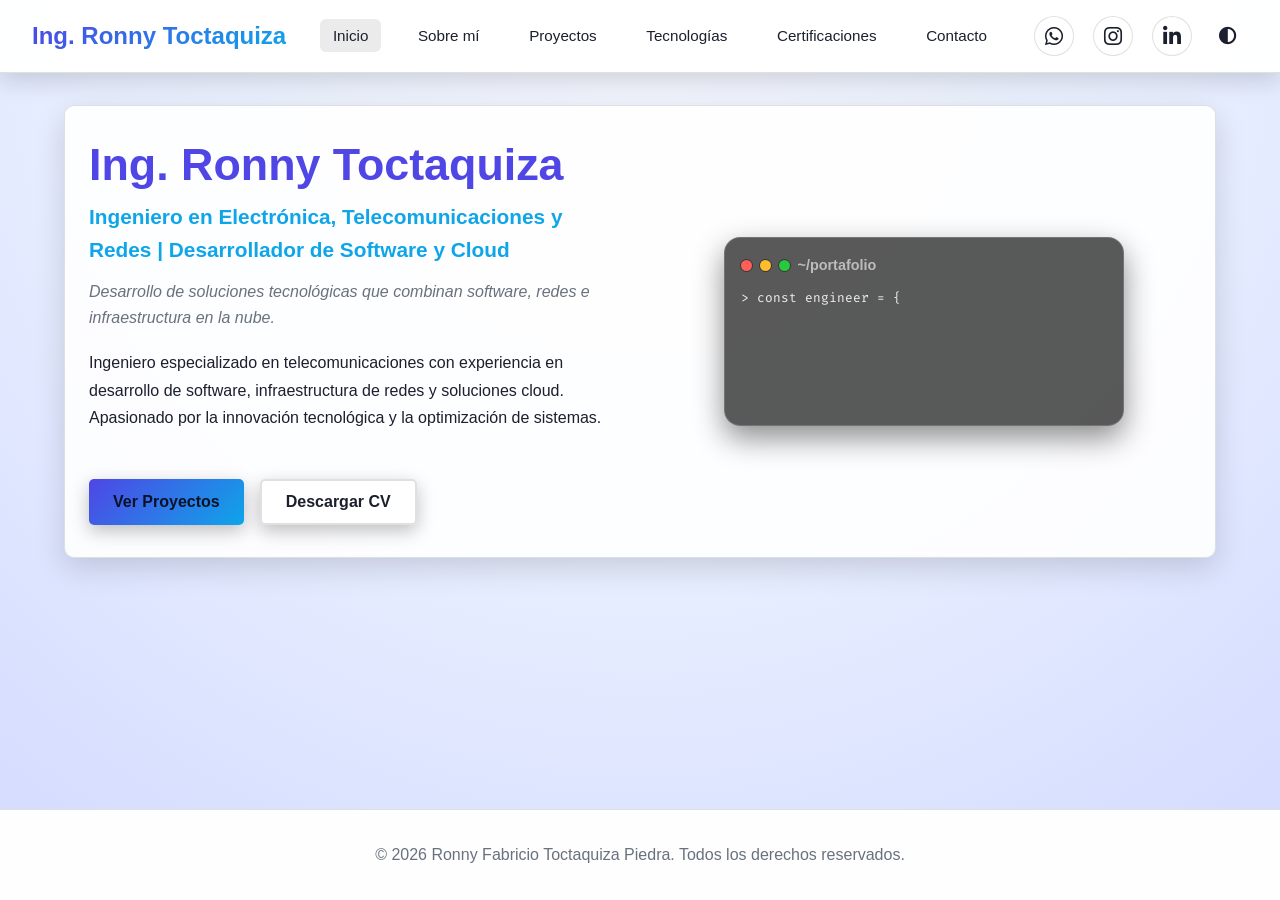
<file: index.html>
<!DOCTYPE html>
<html lang="es">
<head>
    <meta charset="UTF-8">
    <meta name="viewport" content="width=device-width, initial-scale=1.0">
    <title>Mi Portafolio</title>
    <link rel="stylesheet" href="style.css">
    <link rel="preconnect" href="https://fonts.googleapis.com">
    <link rel="preconnect" href="https://fonts.gstatic.com" crossorigin>
    <link href="https://fonts.googleapis.com/css2?family=Fira+Code:wght@400;600&display=swap" rel="stylesheet">
    <link rel="stylesheet" href="https://cdnjs.cloudflare.com/ajax/libs/font-awesome/6.4.0/css/all.min.css">
</head>
<body>
    <div class="container">
        <!-- Header/Navbar -->
        <header class="header">
            <nav class="navbar">
                <div class="nav-brand">
                    <h1 class="brand-name" id="nombreHeader"></h1>
                </div>
                <ul class="nav-menu">
                    <li><a href="#" class="nav-link active" data-seccion="inicio">Inicio</a></li>
                    <li><a href="#" class="nav-link" data-seccion="historia">Sobre mí</a></li>
                    <li><a href="#" class="nav-link" data-seccion="proyectos">Proyectos</a></li>
                    <li><a href="#" class="nav-link" data-seccion="tecnologias">Tecnologías</a></li>
                    <li><a href="#" class="nav-link" data-seccion="certificados">Certificaciones</a></li>
                    <li><a href="#" class="nav-link" data-seccion="contacto">Contacto</a></li>
                </ul>
                <div class="social-links">
                    <a href="#" id="whatsappLink" target="_blank" title="WhatsApp" class="social-link">
                        <i class="fab fa-whatsapp"></i>
                    </a>
                    <a href="#" id="instagramLink" target="_blank" title="Instagram" class="social-link">
                        <i class="fab fa-instagram"></i>
                    </a>
                    <a href="#" id="linkedinLink" target="_blank" title="LinkedIn" class="social-link">
                        <i class="fab fa-linkedin-in"></i>
                    </a>
                </div>
                <button id="themeToggle" class="theme-toggle" aria-label="Cambiar modo de tema: claro, oscuro o automático">
                    <i class="fas fa-moon"></i>
                </button>
                <div class="hamburger" aria-label="Abrir menú de navegación" role="button" tabindex="0">
                    <span></span>
                    <span></span>
                    <span></span>
                </div>
            </nav>
        </header>

        <!-- Main Content -->
        <main class="main-content">
            
            <!-- Sección Inicio -->
            <section id="inicio" class="seccion active">
                <div class="hero">
                    <div class="hero-content">
                        <div class="hero-text">
                            <h1 id="nombreCompleto" class="hero-nombre"></h1>
                            <p id="subtituloProf" class="hero-subtitulo"></p>
                            <p id="fraseBranding" class="hero-branding"></p>
                            <p id="resumenTexto" class="hero-descripcion"></p>
                            <div class="botones-inicio">
                                <button class="btn btn-primary" onclick="irSeccion('proyectos')">Ver Proyectos</button>
                                <button class="btn btn-secondary" onclick="descargarCV()">Descargar CV</button>
                            </div>
                        </div>
                        <div class="hero-code">
                            <div class="hero-terminal" aria-label="Terminal interactiva">
                                <div class="terminal-header">
                                    <span class="term-dot red"></span>
                                    <span class="term-dot yellow"></span>
                                    <span class="term-dot green"></span>
                                    <span class="term-title">~/portafolio</span>
                                </div>
                                <pre class="terminal-body" id="terminalBody" aria-live="polite">Cargando terminal...</pre>
                            </div>
                        </div>
                    </div>
                </div>
            </section>

            <!-- Sección Historia - Sobre Mí -->
            <section id="historia" class="seccion">
                <div class="seccion-content">
                    <h2 id="historiaTitle"></h2>
                    <p id="historiaTexto" class="descripcion-general"></p>
                    <div class="timeline">
                        <div id="timelineContainer"></div>
                    </div>
                </div>
            </section>

            <!-- Sección Proyectos -->
            <section id="proyectos" class="seccion">
                <div class="seccion-content">
                    <h2>Proyectos Destacados</h2>
                    <div class="proyectos-grid" id="proyectosContainer"></div>
                </div>
            </section>

            <!-- Sección Logros (antes de certificados) -->
            <section id="logros" class="seccion" style="display: none;">
                <div class="seccion-content">
                    <h2 id="logrosTitle"></h2>
                    <div class="logros-grid" id="logrosContainer"></div>
                </div>
            </section>

            <!-- Sección Certificados -->
            <section id="certificados" class="seccion">
                <div class="seccion-content">
                    <h2 id="certificadosTitle"></h2>
                    <div class="certificados-grid" id="certificadosContainer"></div>
                </div>
            </section>

            <!-- Sección Contacto -->
            <section id="contacto" class="seccion">
                <div class="seccion-content">
                    <h2 id="contactoTitle"></h2>
                    <p id="contactoDesc" class="descripcion-general"></p>
                    <div class="contacto-section">
                        <div class="contacto-box">
                            <div class="contacto-item">
                                <i class="fas fa-envelope contacto-icon"></i>
                                <div>
                                    <h3>Email</h3>
                                    <a href="mailto:master.chief.roy@gmail.com" id="contactoEmail"></a>
                                </div>
                            </div>
                            <div class="contacto-item">
                                <i class="fas fa-phone contacto-icon"></i>
                                <div>
                                    <h3>Teléfono</h3>
                                    <a href="tel:+593994498363" id="contactoTel"></a>
                                </div>
                            </div>
                        </div>
                        <div class="contacto-redes">
                            <h3>Conecta Conmigo</h3>
                            <div class="social-grid">
                                <a href="#" id="contactoWhatsapp" target="_blank" class="social-contacto">
                                    <i class="fab fa-whatsapp"></i>
                                    <span>WhatsApp</span>
                                </a>
                                <a href="#" id="contactoInstagram" target="_blank" class="social-contacto">
                                    <i class="fab fa-instagram"></i>
                                    <span>Instagram</span>
                                </a>
                                <a href="#" id="contactoLinkedin" target="_blank" class="social-contacto">
                                    <i class="fab fa-linkedin-in"></i>
                                    <span>LinkedIn</span>
                                </a>
                            </div>
                        </div>
                    </div>
                </div>
            </section>

            <!-- Sección Herramientas -->
            <section id="tecnologias" class="seccion">
                <div class="seccion-content">
                    <h2>Tecnologías</h2>
                    <div class="herramientas-grid" id="herramientasContainer"></div>
                </div>
            </section>

        </main>

        <!-- Footer -->
        <footer class="footer">
            <p>&copy; 2026 Ronny Fabricio Toctaquiza Piedra. Todos los derechos reservados.</p>
        </footer>
    </div>

    <!-- Botón Back to Top -->
    <button id="backToTop" class="back-to-top" aria-label="Volver arriba" title="Volver arriba">
        <i class="fas fa-arrow-up"></i>
    </button>

    <!-- Modal para certificados -->
    <div id="certificadoModal" class="modal-overlay">
        <div class="modal-content certificado-modal">
            <button class="modal-close" id="modalClose" aria-label="Cerrar modal de certificado">&times;</button>
            <div class="certificado-modal-header">
                <div class="certificado-seal">
                    <i class="fas fa-award certificado-seal-icon"></i>
                </div>
                <h2 class="certificado-modal-title" id="modalTitle"></h2>
                <div class="certificado-ribbon">
                    <span>Certificado</span>
                </div>
            </div>
            <div class="certificado-modal-body">
                <div class="certificado-modal-icon" id="modalIcon"></div>
                <div class="certificado-modal-details">
                    <div class="certificado-modal-meta">
                        <div class="meta-item">
                            <strong>Plataforma:</strong> <span id="modalPlataforma"></span>
                        </div>
                        <div class="meta-item">
                            <strong>Año:</strong> <span id="modalFecha"></span>
                        </div>
                    </div>
                    <div class="certificado-modal-description">
                        <p id="modalDescription"></p>
                    </div>
                </div>
            </div>
            <div class="certificado-modal-footer">
                <div class="certificado-signature">
                    <div class="signature-line"></div>
                    <span class="signature-text">Certificado Oficial</span>
                </div>
            </div>
        </div>
    </div>

    <script src="script.js"></script>
</body>
</html>
</file>
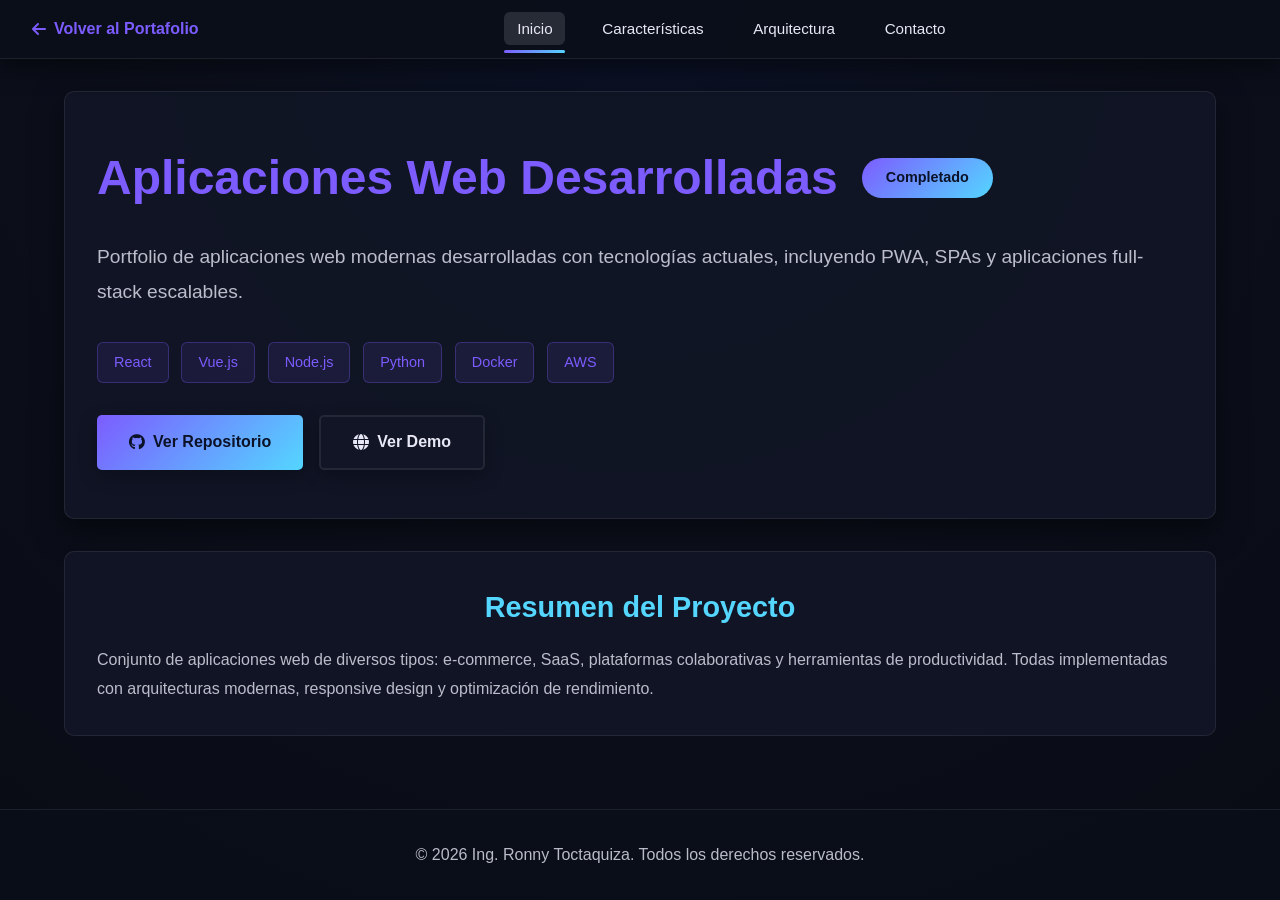
<file: proyectos/aplicaciones-web/index.html>
<!DOCTYPE html>
<html lang="es">
<head>
    <meta charset="UTF-8">
    <meta name="viewport" content="width=device-width, initial-scale=1.0">
    <title>Aplicaciones Web Desarrolladas</title>
    <link rel="stylesheet" href="style.css">
    <link rel="preconnect" href="https://fonts.googleapis.com">
    <link rel="preconnect" href="https://fonts.gstatic.com" crossorigin>
    <link href="https://fonts.googleapis.com/css2?family=Fira+Code:wght@400;600&display=swap" rel="stylesheet">
    <link rel="stylesheet" href="https://cdnjs.cloudflare.com/ajax/libs/font-awesome/6.4.0/css/all.min.css">
</head>
<body>
    <div class="container">
        <header class="header">
            <nav class="navbar">
                <div class="nav-brand">
                    <a href="../../index.html" class="brand-link">
                        <i class="fas fa-arrow-left"></i>
                        <span>Volver al Portafolio</span>
                    </a>
                </div>
                <ul class="nav-menu">
                    <li><a href="#" class="nav-link active" data-seccion="inicio">Inicio</a></li>
                    <li><a href="#" class="nav-link" data-seccion="caracteristicas">Características</a></li>
                    <li><a href="#" class="nav-link" data-seccion="arquitectura">Arquitectura</a></li>
                    <li><a href="#" class="nav-link" data-seccion="contacto">Contacto</a></li>
                </ul>
                <div class="hamburger">
                    <span></span>
                    <span></span>
                    <span></span>
                </div>
            </nav>
        </header>
        <main class="main-content">
            <section id="inicio" class="seccion active">
                <div class="hero-proyecto">
                    <div class="hero-header">
                        <h1 id="proyectoTitulo"></h1>
                        <p id="proyectoEstado" class="estado-badge"></p>
                    </div>
                    <p id="proyectoDescripcion" class="hero-descripcion"></p>
                    <div class="tecnologias-principales" id="tecnosContainer"></div>
                    <div class="botones-proyecto">
                        <a href="#" id="verRepositorio" class="btn btn-primary" target="_blank">
                            <i class="fab fa-github"></i> Ver Repositorio
                        </a>
                        <a href="#" id="verDemo" class="btn btn-secondary" target="_blank">
                            <i class="fas fa-globe"></i> Ver Demo
                        </a>
                    </div>
                </div>
                <div class="resumen-proyecto">
                    <h2>Resumen del Proyecto</h2>
                    <p id="resumenTexto"></p>
                </div>
            </section>
            <section id="caracteristicas" class="seccion">
                <div class="seccion-content">
                    <h2>Características Principales</h2>
                    <div class="caracteristicas-grid" id="caracteristicasContainer"></div>
                </div>
            </section>
            <section id="arquitectura" class="seccion">
                <div class="seccion-content">
                    <h2>Arquitectura Técnica</h2>
                    <div class="arquitectura-grid" id="arquitecturaContainer"></div>
                </div>
            </section>
            <section id="contacto" class="seccion">
                <div class="seccion-content">
                    <h2>Contacto</h2>
                    <div class="contacto-proyecto">
                        <p>¿Tienes preguntas sobre este proyecto? No dudes en contactarme:</p>
                        <div class="contacto-detalles">
                            <div class="detalle-item">
                                <i class="fas fa-envelope"></i>
                                <a href="mailto:master.chief.roy@gmail.com">master.chief.roy@gmail.com</a>
                            </div>
                            <div class="detalle-item">
                                <i class="fab fa-linkedin"></i>
                                <a href="https://linkedin.com/in/tu_usuario" target="_blank">LinkedIn</a>
                            </div>
                            <div class="detalle-item">
                                <i class="fab fa-github"></i>
                                <a href="https://github.com/tutusuario" target="_blank">GitHub</a>
                            </div>
                        </div>
                    </div>
                </div>
            </section>
        </main>
        <footer class="footer">
            <p>&copy; 2026 Ing. Ronny Toctaquiza. Todos los derechos reservados.</p>
        </footer>
    </div>
    <button id="backToTop" class="back-to-top" aria-label="Volver arriba" title="Volver arriba">
        <i class="fas fa-arrow-up"></i>
    </button>
    <script src="script.js"></script>
</body>
</html>
</file>
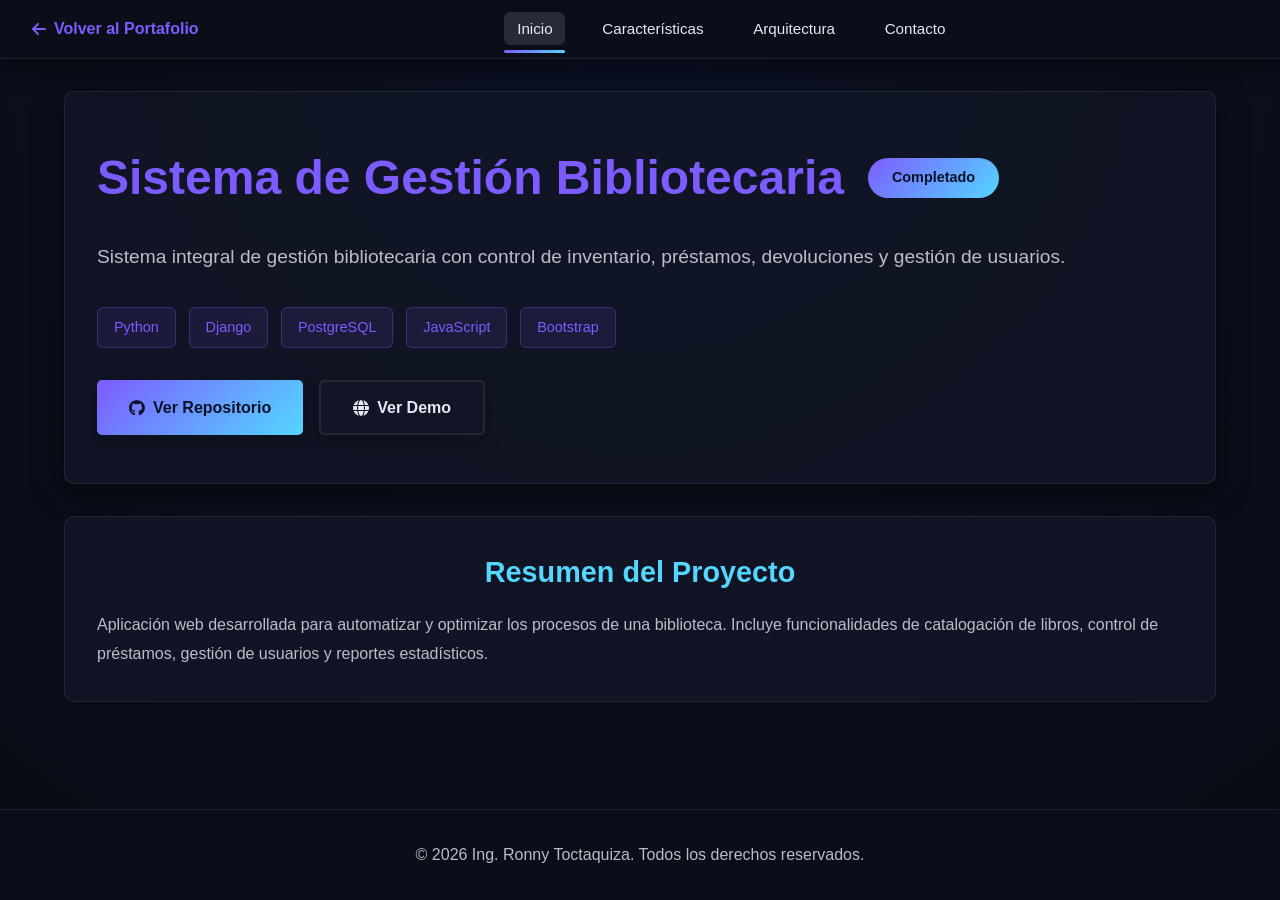
<file: proyectos/biblioteca/index.html>
<!DOCTYPE html>
<html lang="es">
<head>
    <meta charset="UTF-8">
    <meta name="viewport" content="width=device-width, initial-scale=1.0">
    <title>Sistema de Gestión Bibliotecaria</title>
    <link rel="stylesheet" href="style.css">
    <link rel="preconnect" href="https://fonts.googleapis.com">
    <link rel="preconnect" href="https://fonts.gstatic.com" crossorigin>
    <link href="https://fonts.googleapis.com/css2?family=Fira+Code:wght@400;600&display=swap" rel="stylesheet">
    <link rel="stylesheet" href="https://cdnjs.cloudflare.com/ajax/libs/font-awesome/6.4.0/css/all.min.css">
</head>
<body>
    <div class="container">
        <header class="header">
            <nav class="navbar">
                <div class="nav-brand">
                    <a href="../../index.html" class="brand-link">
                        <i class="fas fa-arrow-left"></i>
                        <span>Volver al Portafolio</span>
                    </a>
                </div>
                <ul class="nav-menu">
                    <li><a href="#" class="nav-link active" data-seccion="inicio">Inicio</a></li>
                    <li><a href="#" class="nav-link" data-seccion="caracteristicas">Características</a></li>
                    <li><a href="#" class="nav-link" data-seccion="arquitectura">Arquitectura</a></li>
                    <li><a href="#" class="nav-link" data-seccion="contacto">Contacto</a></li>
                </ul>
                <div class="hamburger">
                    <span></span>
                    <span></span>
                    <span></span>
                </div>
            </nav>
        </header>
        <main class="main-content">
            <section id="inicio" class="seccion active">
                <div class="hero-proyecto">
                    <div class="hero-header">
                        <h1 id="proyectoTitulo"></h1>
                        <p id="proyectoEstado" class="estado-badge"></p>
                    </div>
                    <p id="proyectoDescripcion" class="hero-descripcion"></p>
                    <div class="tecnologias-principales" id="tecnosContainer"></div>
                    <div class="botones-proyecto">
                        <a href="#" id="verRepositorio" class="btn btn-primary" target="_blank">
                            <i class="fab fa-github"></i> Ver Repositorio
                        </a>
                        <a href="#" id="verDemo" class="btn btn-secondary" target="_blank">
                            <i class="fas fa-globe"></i> Ver Demo
                        </a>
                    </div>
                </div>
                <div class="resumen-proyecto">
                    <h2>Resumen del Proyecto</h2>
                    <p id="resumenTexto"></p>
                </div>
            </section>
            <section id="caracteristicas" class="seccion">
                <div class="seccion-content">
                    <h2>Características Principales</h2>
                    <div class="caracteristicas-grid" id="caracteristicasContainer"></div>
                </div>
            </section>
            <section id="arquitectura" class="seccion">
                <div class="seccion-content">
                    <h2>Arquitectura Técnica</h2>
                    <div class="arquitectura-grid" id="arquitecturaContainer"></div>
                </div>
            </section>
            <section id="contacto" class="seccion">
                <div class="seccion-content">
                    <h2>Contacto</h2>
                    <div class="contacto-proyecto">
                        <p>¿Tienes preguntas sobre este proyecto? No dudes en contactarme:</p>
                        <div class="contacto-detalles">
                            <div class="detalle-item">
                                <i class="fas fa-envelope"></i>
                                <a href="mailto:master.chief.roy@gmail.com">master.chief.roy@gmail.com</a>
                            </div>
                            <div class="detalle-item">
                                <i class="fab fa-linkedin"></i>
                                <a href="https://linkedin.com/in/tu_usuario" target="_blank">LinkedIn</a>
                            </div>
                            <div class="detalle-item">
                                <i class="fab fa-github"></i>
                                <a href="https://github.com/tutusuario" target="_blank">GitHub</a>
                            </div>
                        </div>
                    </div>
                </div>
            </section>
        </main>
        <footer class="footer">
            <p>&copy; 2026 Ing. Ronny Toctaquiza. Todos los derechos reservados.</p>
        </footer>
    </div>
    <button id="backToTop" class="back-to-top" aria-label="Volver arriba" title="Volver arriba">
        <i class="fas fa-arrow-up"></i>
    </button>
    <script src="script.js"></script>
</body>
</html>
</file>
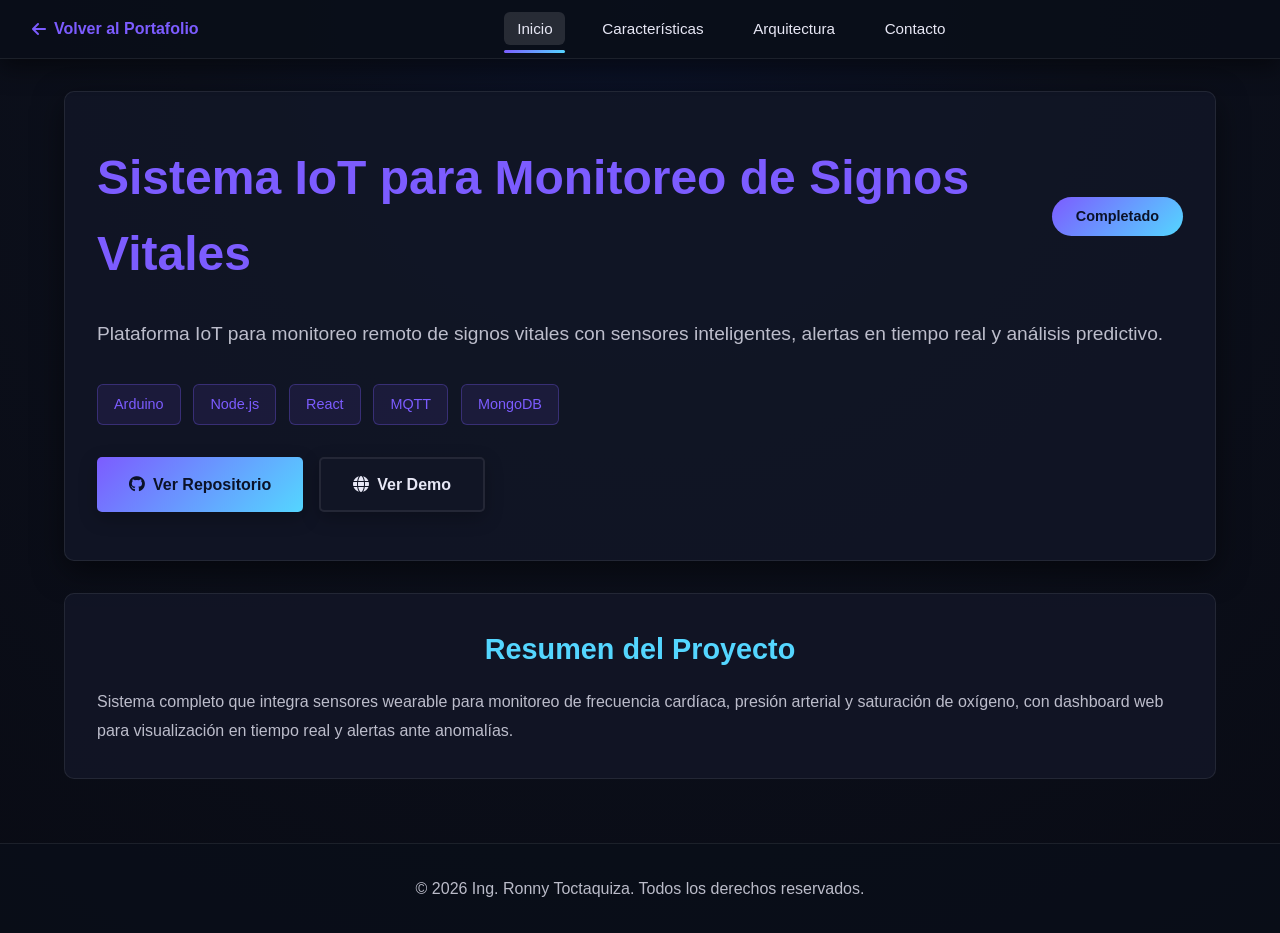
<file: proyectos/iot-vitales/index.html>
<!DOCTYPE html>
<html lang="es">
<head>
    <meta charset="UTF-8">
    <meta name="viewport" content="width=device-width, initial-scale=1.0">
    <title>Sistema IoT - Monitoreo de Signos Vitales</title>
    <link rel="stylesheet" href="style.css">
    <link rel="preconnect" href="https://fonts.googleapis.com">
    <link rel="preconnect" href="https://fonts.gstatic.com" crossorigin>
    <link href="https://fonts.googleapis.com/css2?family=Fira+Code:wght@400;600&display=swap" rel="stylesheet">
    <link rel="stylesheet" href="https://cdnjs.cloudflare.com/ajax/libs/font-awesome/6.4.0/css/all.min.css">
</head>
<body>
    <div class="container">
        <header class="header">
            <nav class="navbar">
                <div class="nav-brand">
                    <a href="../../index.html" class="brand-link">
                        <i class="fas fa-arrow-left"></i>
                        <span>Volver al Portafolio</span>
                    </a>
                </div>
                <ul class="nav-menu">
                    <li><a href="#" class="nav-link active" data-seccion="inicio">Inicio</a></li>
                    <li><a href="#" class="nav-link" data-seccion="caracteristicas">Características</a></li>
                    <li><a href="#" class="nav-link" data-seccion="arquitectura">Arquitectura</a></li>
                    <li><a href="#" class="nav-link" data-seccion="contacto">Contacto</a></li>
                </ul>
                <div class="hamburger">
                    <span></span>
                    <span></span>
                    <span></span>
                </div>
            </nav>
        </header>
        <main class="main-content">
            <section id="inicio" class="seccion active">
                <div class="hero-proyecto">
                    <div class="hero-header">
                        <h1 id="proyectoTitulo"></h1>
                        <p id="proyectoEstado" class="estado-badge"></p>
                    </div>
                    <p id="proyectoDescripcion" class="hero-descripcion"></p>
                    <div class="tecnologias-principales" id="tecnosContainer"></div>
                    <div class="botones-proyecto">
                        <a href="#" id="verRepositorio" class="btn btn-primary" target="_blank">
                            <i class="fab fa-github"></i> Ver Repositorio
                        </a>
                        <a href="#" id="verDemo" class="btn btn-secondary" target="_blank">
                            <i class="fas fa-globe"></i> Ver Demo
                        </a>
                    </div>
                </div>
                <div class="resumen-proyecto">
                    <h2>Resumen del Proyecto</h2>
                    <p id="resumenTexto"></p>
                </div>
            </section>
            <section id="caracteristicas" class="seccion">
                <div class="seccion-content">
                    <h2>Características Principales</h2>
                    <div class="caracteristicas-grid" id="caracteristicasContainer"></div>
                </div>
            </section>
            <section id="arquitectura" class="seccion">
                <div class="seccion-content">
                    <h2>Arquitectura Técnica</h2>
                    <div class="arquitectura-grid" id="arquitecturaContainer"></div>
                </div>
            </section>
            <section id="contacto" class="seccion">
                <div class="seccion-content">
                    <h2>Contacto</h2>
                    <div class="contacto-proyecto">
                        <p>¿Tienes preguntas sobre este proyecto? No dudes en contactarme:</p>
                        <div class="contacto-detalles">
                            <div class="detalle-item">
                                <i class="fas fa-envelope"></i>
                                <a href="mailto:master.chief.roy@gmail.com">master.chief.roy@gmail.com</a>
                            </div>
                            <div class="detalle-item">
                                <i class="fab fa-linkedin"></i>
                                <a href="https://linkedin.com/in/tu_usuario" target="_blank">LinkedIn</a>
                            </div>
                            <div class="detalle-item">
                                <i class="fab fa-github"></i>
                                <a href="https://github.com/tutusuario" target="_blank">GitHub</a>
                            </div>
                        </div>
                    </div>
                </div>
            </section>
        </main>
        <footer class="footer">
            <p>&copy; 2026 Ing. Ronny Toctaquiza. Todos los derechos reservados.</p>
        </footer>
    </div>
    <button id="backToTop" class="back-to-top" aria-label="Volver arriba" title="Volver arriba">
        <i class="fas fa-arrow-up"></i>
    </button>
    <script src="script.js"></script>
</body>
</html>
</file>
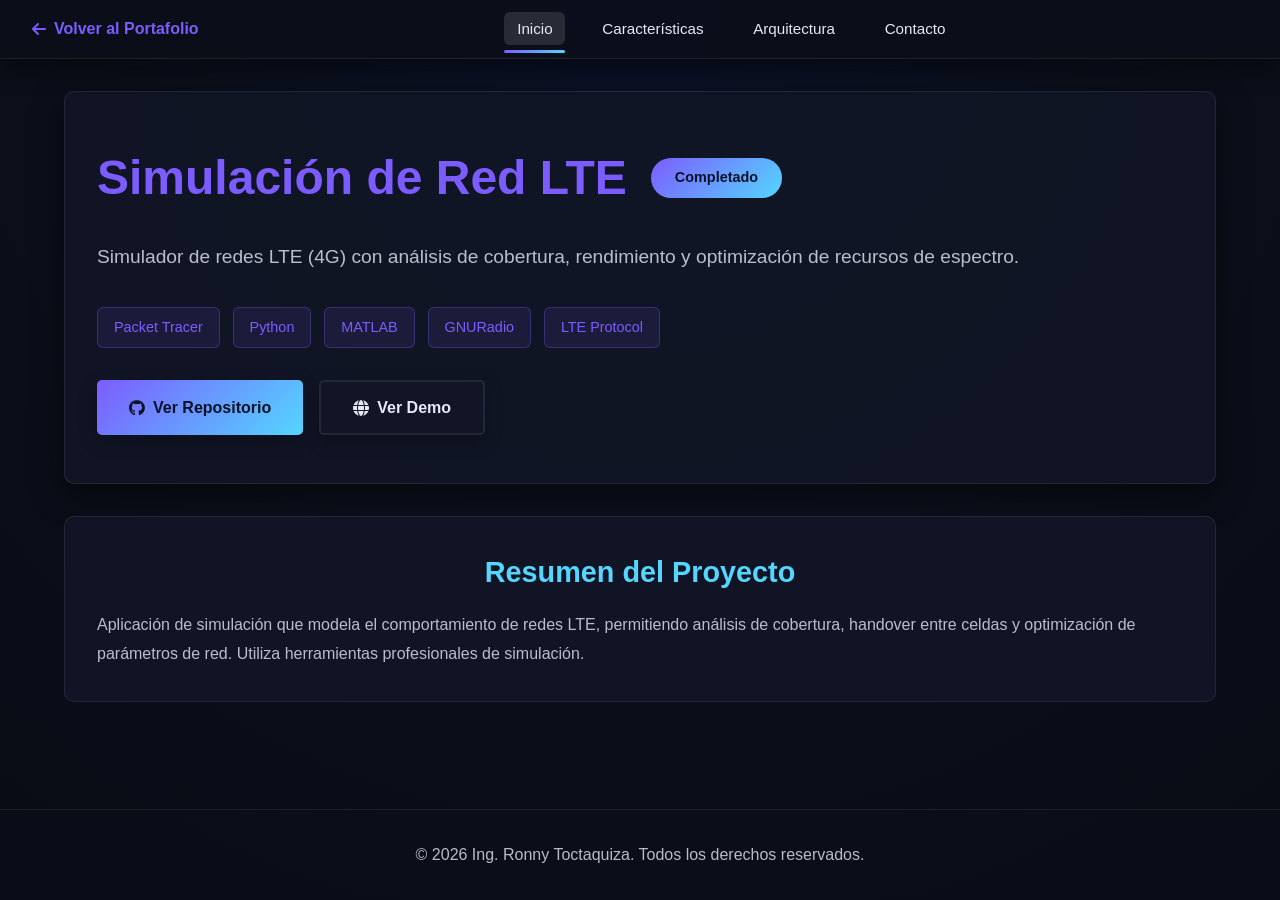
<file: proyectos/lte-simulation/index.html>
<!DOCTYPE html>
<html lang="es">
<head>
    <meta charset="UTF-8">
    <meta name="viewport" content="width=device-width, initial-scale=1.0">
    <title>Simulación de Red LTE</title>
    <link rel="stylesheet" href="style.css">
    <link rel="preconnect" href="https://fonts.googleapis.com">
    <link rel="preconnect" href="https://fonts.gstatic.com" crossorigin>
    <link href="https://fonts.googleapis.com/css2?family=Fira+Code:wght@400;600&display=swap" rel="stylesheet">
    <link rel="stylesheet" href="https://cdnjs.cloudflare.com/ajax/libs/font-awesome/6.4.0/css/all.min.css">
</head>
<body>
    <div class="container">
        <header class="header">
            <nav class="navbar">
                <div class="nav-brand">
                    <a href="../../index.html" class="brand-link">
                        <i class="fas fa-arrow-left"></i>
                        <span>Volver al Portafolio</span>
                    </a>
                </div>
                <ul class="nav-menu">
                    <li><a href="#" class="nav-link active" data-seccion="inicio">Inicio</a></li>
                    <li><a href="#" class="nav-link" data-seccion="caracteristicas">Características</a></li>
                    <li><a href="#" class="nav-link" data-seccion="arquitectura">Arquitectura</a></li>
                    <li><a href="#" class="nav-link" data-seccion="contacto">Contacto</a></li>
                </ul>
                <div class="hamburger">
                    <span></span>
                    <span></span>
                    <span></span>
                </div>
            </nav>
        </header>
        <main class="main-content">
            <section id="inicio" class="seccion active">
                <div class="hero-proyecto">
                    <div class="hero-header">
                        <h1 id="proyectoTitulo"></h1>
                        <p id="proyectoEstado" class="estado-badge"></p>
                    </div>
                    <p id="proyectoDescripcion" class="hero-descripcion"></p>
                    <div class="tecnologias-principales" id="tecnosContainer"></div>
                    <div class="botones-proyecto">
                        <a href="#" id="verRepositorio" class="btn btn-primary" target="_blank">
                            <i class="fab fa-github"></i> Ver Repositorio
                        </a>
                        <a href="#" id="verDemo" class="btn btn-secondary" target="_blank">
                            <i class="fas fa-globe"></i> Ver Demo
                        </a>
                    </div>
                </div>
                <div class="resumen-proyecto">
                    <h2>Resumen del Proyecto</h2>
                    <p id="resumenTexto"></p>
                </div>
            </section>
            <section id="caracteristicas" class="seccion">
                <div class="seccion-content">
                    <h2>Características Principales</h2>
                    <div class="caracteristicas-grid" id="caracteristicasContainer"></div>
                </div>
            </section>
            <section id="arquitectura" class="seccion">
                <div class="seccion-content">
                    <h2>Arquitectura Técnica</h2>
                    <div class="arquitectura-grid" id="arquitecturaContainer"></div>
                </div>
            </section>
            <section id="contacto" class="seccion">
                <div class="seccion-content">
                    <h2>Contacto</h2>
                    <div class="contacto-proyecto">
                        <p>¿Tienes preguntas sobre este proyecto? No dudes en contactarme:</p>
                        <div class="contacto-detalles">
                            <div class="detalle-item">
                                <i class="fas fa-envelope"></i>
                                <a href="mailto:master.chief.roy@gmail.com">master.chief.roy@gmail.com</a>
                            </div>
                            <div class="detalle-item">
                                <i class="fab fa-linkedin"></i>
                                <a href="https://linkedin.com/in/tu_usuario" target="_blank">LinkedIn</a>
                            </div>
                            <div class="detalle-item">
                                <i class="fab fa-github"></i>
                                <a href="https://github.com/tutusuario" target="_blank">GitHub</a>
                            </div>
                        </div>
                    </div>
                </div>
            </section>
        </main>
        <footer class="footer">
            <p>&copy; 2026 Ing. Ronny Toctaquiza. Todos los derechos reservados.</p>
        </footer>
    </div>
    <button id="backToTop" class="back-to-top" aria-label="Volver arriba" title="Volver arriba">
        <i class="fas fa-arrow-up"></i>
    </button>
    <script src="script.js"></script>
</body>
</html>
</file>
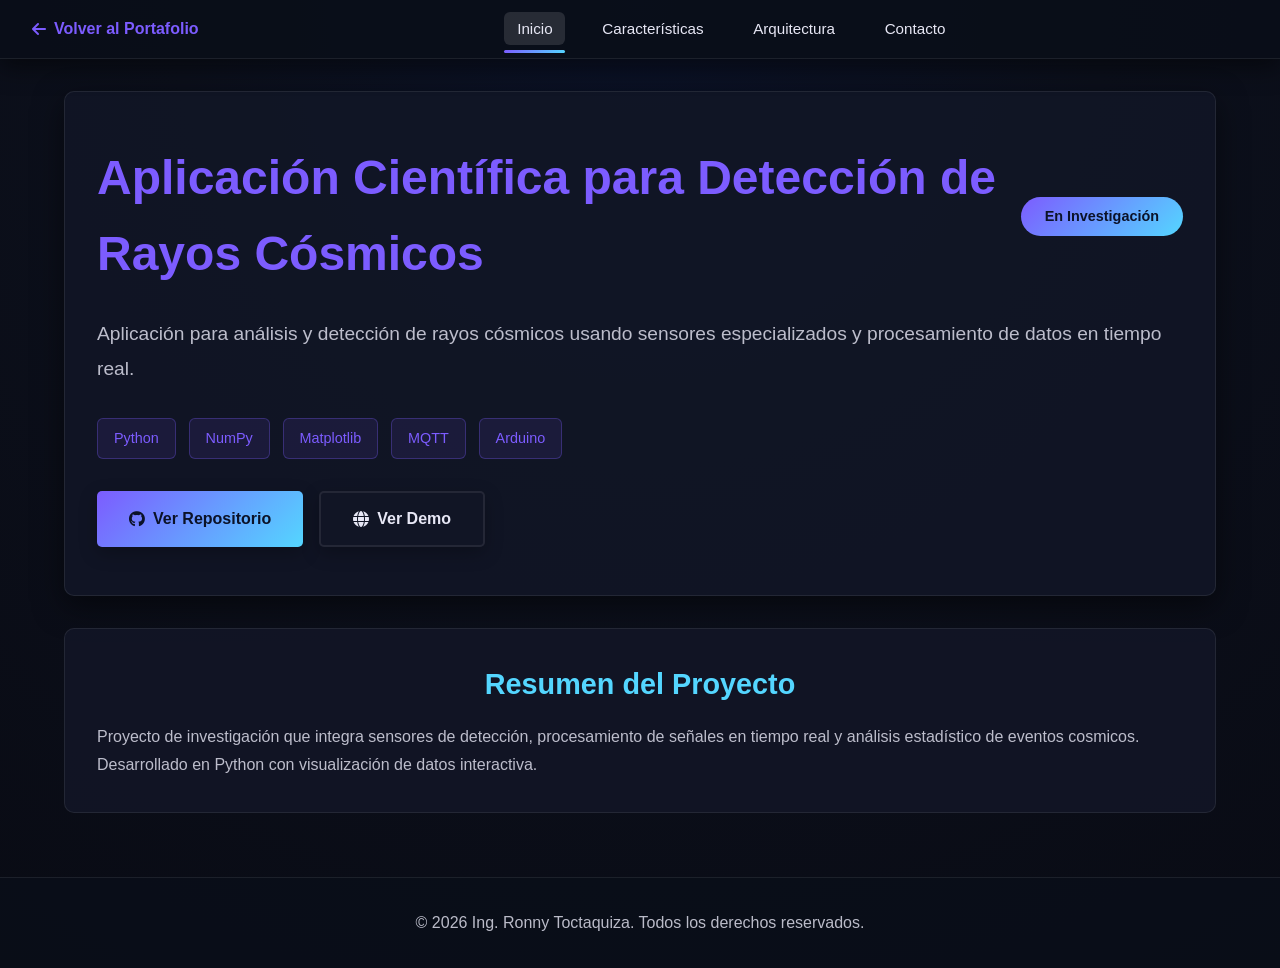
<file: proyectos/rayos-cosmicos/index.html>
<!DOCTYPE html>
<html lang="es">
<head>
    <meta charset="UTF-8">
    <meta name="viewport" content="width=device-width, initial-scale=1.0">
    <title>Detección de Rayos Cósmicos</title>
    <link rel="stylesheet" href="style.css">
    <link rel="preconnect" href="https://fonts.googleapis.com">
    <link rel="preconnect" href="https://fonts.gstatic.com" crossorigin>
    <link href="https://fonts.googleapis.com/css2?family=Fira+Code:wght@400;600&display=swap" rel="stylesheet">
    <link rel="stylesheet" href="https://cdnjs.cloudflare.com/ajax/libs/font-awesome/6.4.0/css/all.min.css">
</head>
<body>
    <div class="container">
        <header class="header">
            <nav class="navbar">
                <div class="nav-brand">
                    <a href="../../index.html" class="brand-link">
                        <i class="fas fa-arrow-left"></i>
                        <span>Volver al Portafolio</span>
                    </a>
                </div>
                <ul class="nav-menu">
                    <li><a href="#" class="nav-link active" data-seccion="inicio">Inicio</a></li>
                    <li><a href="#" class="nav-link" data-seccion="caracteristicas">Características</a></li>
                    <li><a href="#" class="nav-link" data-seccion="arquitectura">Arquitectura</a></li>
                    <li><a href="#" class="nav-link" data-seccion="contacto">Contacto</a></li>
                </ul>
                <div class="hamburger">
                    <span></span>
                    <span></span>
                    <span></span>
                </div>
            </nav>
        </header>
        <main class="main-content">
            <section id="inicio" class="seccion active">
                <div class="hero-proyecto">
                    <div class="hero-header">
                        <h1 id="proyectoTitulo"></h1>
                        <p id="proyectoEstado" class="estado-badge"></p>
                    </div>
                    <p id="proyectoDescripcion" class="hero-descripcion"></p>
                    <div class="tecnologias-principales" id="tecnosContainer"></div>
                    <div class="botones-proyecto">
                        <a href="#" id="verRepositorio" class="btn btn-primary" target="_blank">
                            <i class="fab fa-github"></i> Ver Repositorio
                        </a>
                        <a href="#" id="verDemo" class="btn btn-secondary" target="_blank">
                            <i class="fas fa-globe"></i> Ver Demo
                        </a>
                    </div>
                </div>
                <div class="resumen-proyecto">
                    <h2>Resumen del Proyecto</h2>
                    <p id="resumenTexto"></p>
                </div>
            </section>
            <section id="caracteristicas" class="seccion">
                <div class="seccion-content">
                    <h2>Características Principales</h2>
                    <div class="caracteristicas-grid" id="caracteristicasContainer"></div>
                </div>
            </section>
            <section id="arquitectura" class="seccion">
                <div class="seccion-content">
                    <h2>Arquitectura Técnica</h2>
                    <div class="arquitectura-grid" id="arquitecturaContainer"></div>
                </div>
            </section>
            <section id="contacto" class="seccion">
                <div class="seccion-content">
                    <h2>Contacto</h2>
                    <div class="contacto-proyecto">
                        <p>¿Tienes preguntas sobre este proyecto? No dudes en contactarme:</p>
                        <div class="contacto-detalles">
                            <div class="detalle-item">
                                <i class="fas fa-envelope"></i>
                                <a href="mailto:master.chief.roy@gmail.com">master.chief.roy@gmail.com</a>
                            </div>
                            <div class="detalle-item">
                                <i class="fab fa-linkedin"></i>
                                <a href="https://linkedin.com/in/tu_usuario" target="_blank">LinkedIn</a>
                            </div>
                            <div class="detalle-item">
                                <i class="fab fa-github"></i>
                                <a href="https://github.com/tutusuario" target="_blank">GitHub</a>
                            </div>
                        </div>
                    </div>
                </div>
            </section>
        </main>
        <footer class="footer">
            <p>&copy; 2026 Ing. Ronny Toctaquiza. Todos los derechos reservados.</p>
        </footer>
    </div>
    <button id="backToTop" class="back-to-top" aria-label="Volver arriba" title="Volver arriba">
        <i class="fas fa-arrow-up"></i>
    </button>
    <script src="script.js"></script>
</body>
</html>
</file>
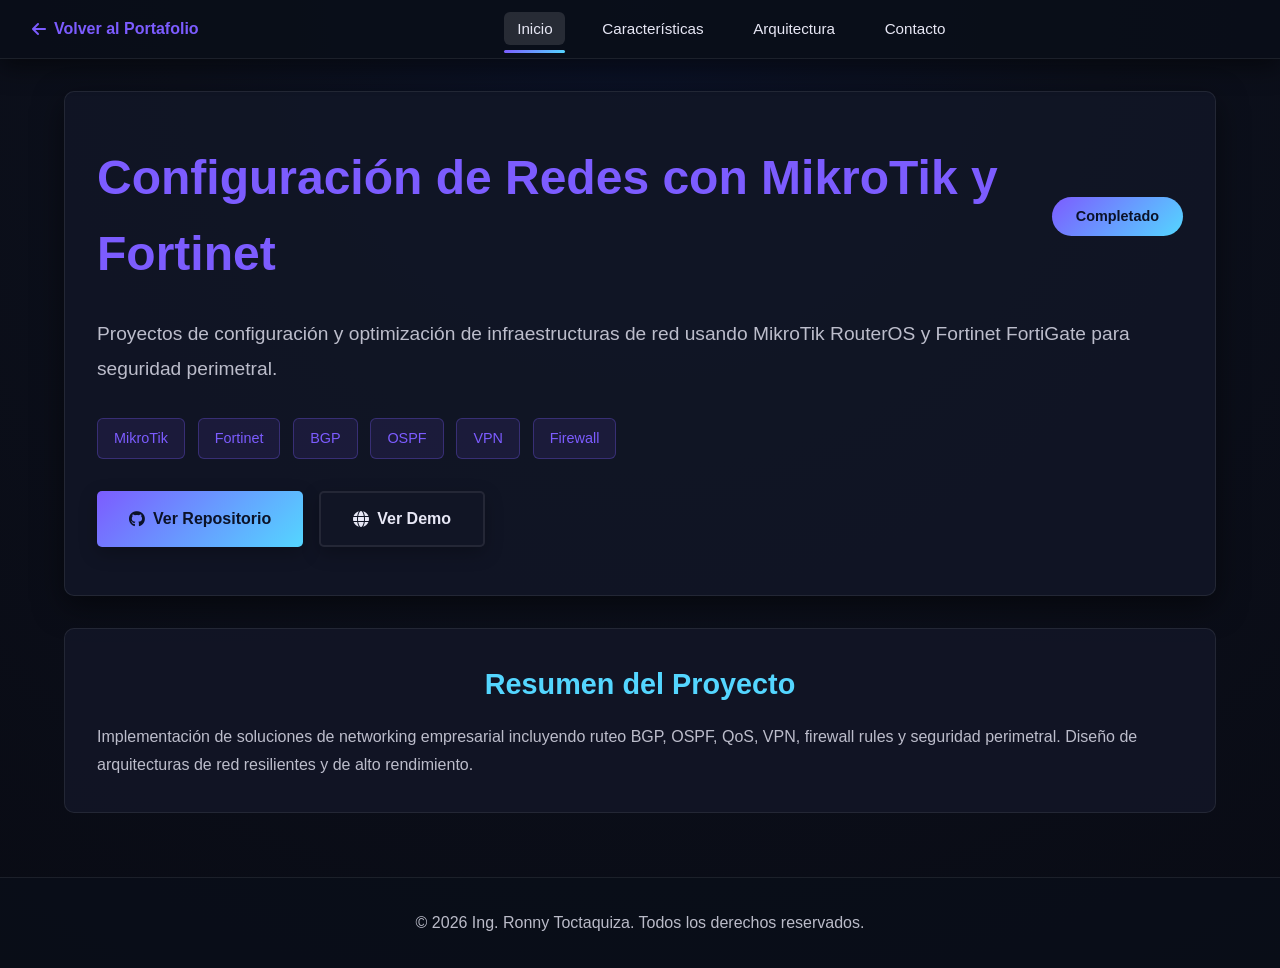
<file: proyectos/redes-mikrotik/index.html>
<!DOCTYPE html>
<html lang="es">
<head>
    <meta charset="UTF-8">
    <meta name="viewport" content="width=device-width, initial-scale=1.0">
    <title>Configuración de Redes MikroTik y Fortinet</title>
    <link rel="stylesheet" href="style.css">
    <link rel="preconnect" href="https://fonts.googleapis.com">
    <link rel="preconnect" href="https://fonts.gstatic.com" crossorigin>
    <link href="https://fonts.googleapis.com/css2?family=Fira+Code:wght@400;600&display=swap" rel="stylesheet">
    <link rel="stylesheet" href="https://cdnjs.cloudflare.com/ajax/libs/font-awesome/6.4.0/css/all.min.css">
</head>
<body>
    <div class="container">
        <header class="header">
            <nav class="navbar">
                <div class="nav-brand">
                    <a href="../../index.html" class="brand-link">
                        <i class="fas fa-arrow-left"></i>
                        <span>Volver al Portafolio</span>
                    </a>
                </div>
                <ul class="nav-menu">
                    <li><a href="#" class="nav-link active" data-seccion="inicio">Inicio</a></li>
                    <li><a href="#" class="nav-link" data-seccion="caracteristicas">Características</a></li>
                    <li><a href="#" class="nav-link" data-seccion="arquitectura">Arquitectura</a></li>
                    <li><a href="#" class="nav-link" data-seccion="contacto">Contacto</a></li>
                </ul>
                <div class="hamburger">
                    <span></span>
                    <span></span>
                    <span></span>
                </div>
            </nav>
        </header>
        <main class="main-content">
            <section id="inicio" class="seccion active">
                <div class="hero-proyecto">
                    <div class="hero-header">
                        <h1 id="proyectoTitulo"></h1>
                        <p id="proyectoEstado" class="estado-badge"></p>
                    </div>
                    <p id="proyectoDescripcion" class="hero-descripcion"></p>
                    <div class="tecnologias-principales" id="tecnosContainer"></div>
                    <div class="botones-proyecto">
                        <a href="#" id="verRepositorio" class="btn btn-primary" target="_blank">
                            <i class="fab fa-github"></i> Ver Repositorio
                        </a>
                        <a href="#" id="verDemo" class="btn btn-secondary" target="_blank">
                            <i class="fas fa-globe"></i> Ver Demo
                        </a>
                    </div>
                </div>
                <div class="resumen-proyecto">
                    <h2>Resumen del Proyecto</h2>
                    <p id="resumenTexto"></p>
                </div>
            </section>
            <section id="caracteristicas" class="seccion">
                <div class="seccion-content">
                    <h2>Características Principales</h2>
                    <div class="caracteristicas-grid" id="caracteristicasContainer"></div>
                </div>
            </section>
            <section id="arquitectura" class="seccion">
                <div class="seccion-content">
                    <h2>Arquitectura Técnica</h2>
                    <div class="arquitectura-grid" id="arquitecturaContainer"></div>
                </div>
            </section>
            <section id="contacto" class="seccion">
                <div class="seccion-content">
                    <h2>Contacto</h2>
                    <div class="contacto-proyecto">
                        <p>¿Tienes preguntas sobre este proyecto? No dudes en contactarme:</p>
                        <div class="contacto-detalles">
                            <div class="detalle-item">
                                <i class="fas fa-envelope"></i>
                                <a href="mailto:master.chief.roy@gmail.com">master.chief.roy@gmail.com</a>
                            </div>
                            <div class="detalle-item">
                                <i class="fab fa-linkedin"></i>
                                <a href="https://linkedin.com/in/tu_usuario" target="_blank">LinkedIn</a>
                            </div>
                            <div class="detalle-item">
                                <i class="fab fa-github"></i>
                                <a href="https://github.com/tutusuario" target="_blank">GitHub</a>
                            </div>
                        </div>
                    </div>
                </div>
            </section>
        </main>
        <footer class="footer">
            <p>&copy; 2026 Ing. Ronny Toctaquiza. Todos los derechos reservados.</p>
        </footer>
    </div>
    <button id="backToTop" class="back-to-top" aria-label="Volver arriba" title="Volver arriba">
        <i class="fas fa-arrow-up"></i>
    </button>
    <script src="script.js"></script>
</body>
</html>
</file>
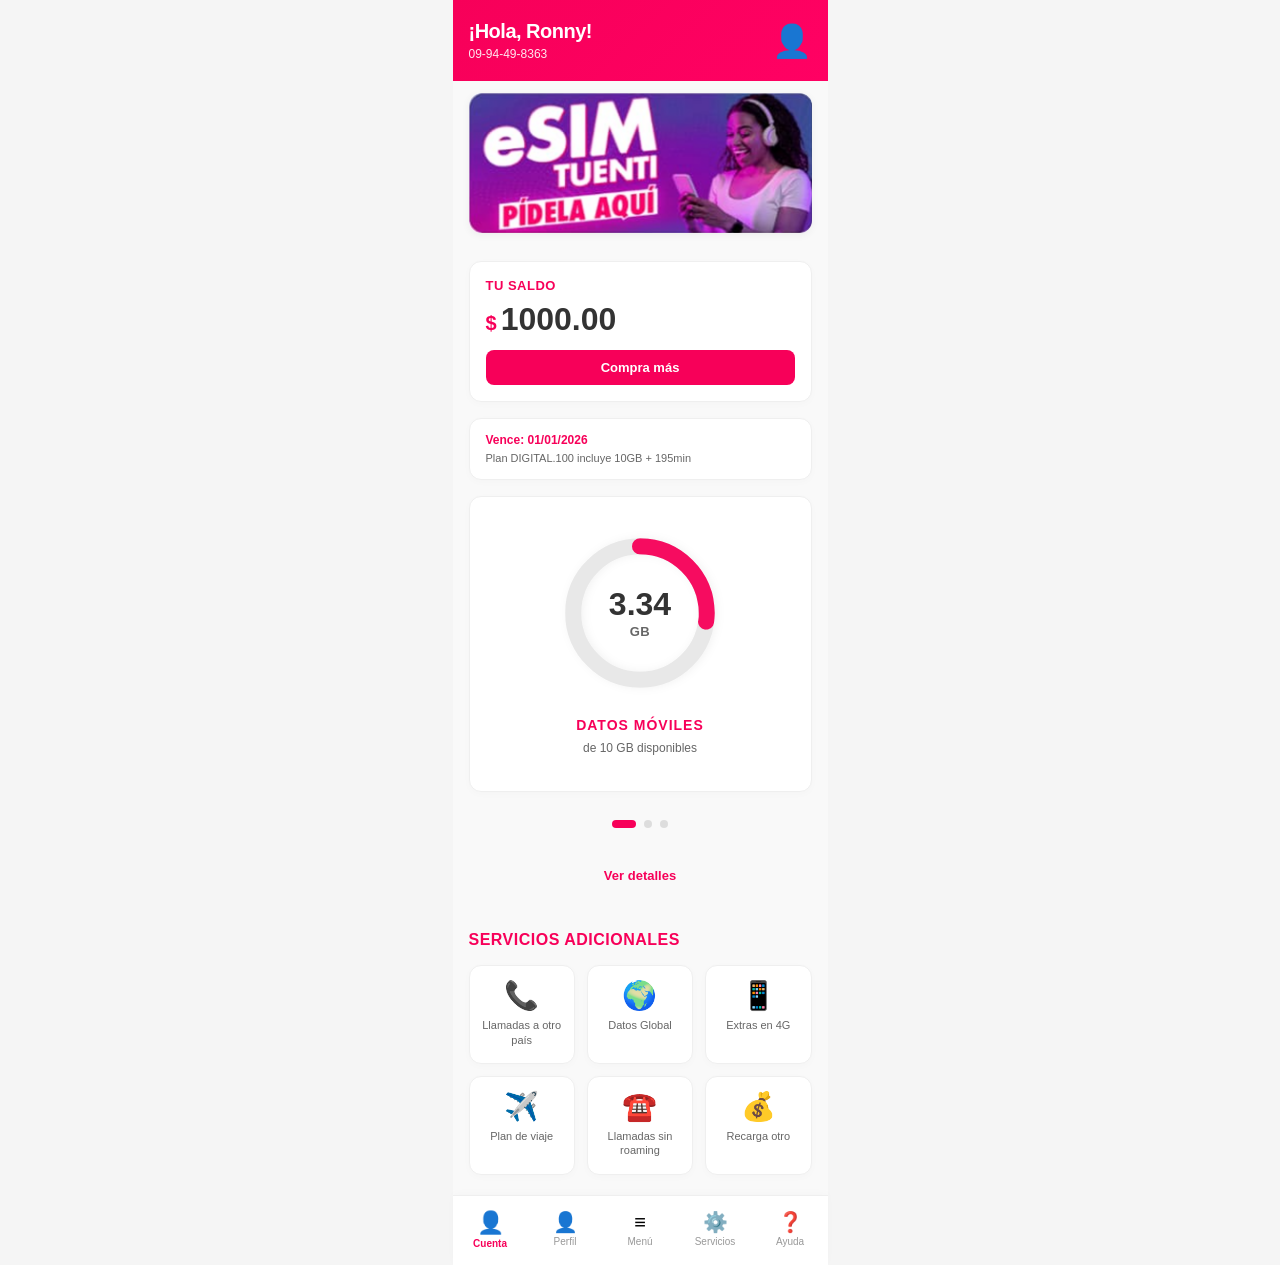
<file: proyectos/tuenti/index.html>
<!DOCTYPE html>
<html lang="es">
<head>
    <meta charset="UTF-8">
    <meta name="viewport" content="width=device-width, initial-scale=1.0">
    <title>Tuenti - Aplicación Social</title>
    <link rel="stylesheet" href="https://cdnjs.cloudflare.com/ajax/libs/font-awesome/6.4.0/css/all.min.css">
    <link rel="stylesheet" href="style.css">
</head>
<body>
    <main class="app">
        <!-- SECTION HEADER -->
        <section class="header">
            <div class="cont-header">
                <div class="titulo">
                    <h1>¡Hola, Ronny!</h1>
                    <p class="phone-number">09-94-49-8363</p>
                </div>
                <div class="num-icon">👤</div>
            </div>
        </section>

        <!-- SECTION ANUNCIOS -->
        <section class="anuncios">
            <div class="carousel-container">
                <div class="carousel-wrapper">
                    <div class="carousel-slide">
                        <a href="#paquetes">
                            <img src="img/anuncio.png" alt="Anuncio 1">
                        </a>
                    </div>
                    <div class="carousel-slide">
                        <a href="#paquetes">
                            <img src="img/anuncio.png" alt="Anuncio 2">
                        </a>
                    </div>
                    <div class="carousel-slide">
                        <a href="#paquetes">
                            <img src="img/anuncio.png" alt="Anuncio 3">
                        </a>
                    </div>
                </div>
            </div>
        </section>

        <!-- SECTION CARTA -->
        <section class="carta">
            <!-- CONTENEDOR 1: SALDO -->
            <div class="saldo-card">
                <div class="saldo-header">
                    <h3>Tu saldo</h3>
                </div>
                <div class="saldo-amount">
                    <span class="currency">$</span>
                    <span class="amount">1000.00</span>
                </div>
                <button class="btn-compra">Compra más</button>
            </div>

            <!-- CONTENEDOR 2: VENCIMIENTO -->
            <div class="vence-info">
                <p>Vence: 01/01/2026</p>
                <p class="package-info">Plan DIGITAL.100 incluye 10GB + 195min</p>
            </div>

            <!-- CONTENEDOR 3: CARRUSEL DE USO CON CIRCLES -->
            <div class="usage-carousel-container">
                <div class="usage-carousel-wrapper">
                    <!-- Slide 1: DATOS -->
                    <div class="usage-carousel-slide active">
                        <div class="usage-item-large">
                            <div class="circular-progress-large">
                                <svg viewBox="0 0 120 120">
                                    <circle cx="60" cy="60" r="50" class="progress-bg"></circle>
                                    <circle cx="60" cy="60" r="50" class="progress-bar" style="stroke-dasharray: 85, 314;"></circle>
                                </svg>
                                <div class="usage-text-large">
                                    <span class="usage-value-large">3.34</span>
                                    <span class="usage-unit-large">GB</span>
                                </div>
                            </div>
                            <div class="usage-info">
                                <p class="usage-label-large">DATOS MÓVILES</p>
                                <p class="usage-detail">de 10 GB disponibles</p>
                            </div>
                        </div>
                    </div>

                    <!-- Slide 2: VOZ -->
                    <div class="usage-carousel-slide">
                        <div class="usage-item-large">
                            <div class="circular-progress-large">
                                <svg viewBox="0 0 120 120">
                                    <circle cx="60" cy="60" r="50" class="progress-bg"></circle>
                                    <circle cx="60" cy="60" r="50" class="progress-bar voz" style="stroke-dasharray: 126, 314;"></circle>
                                </svg>
                                <div class="usage-text-large">
                                    <span class="usage-value-large">163</span>
                                    <span class="usage-unit-large">min</span>
                                </div>
                            </div>
                            <div class="usage-info">
                                <p class="usage-label-large">LLAMADAS</p>
                                <p class="usage-detail">de 195 minutos disponibles</p>
                            </div>
                        </div>
                    </div>

                    <!-- Slide 3: MENSAJES -->
                    <div class="usage-carousel-slide">
                        <div class="usage-item-large">
                            <div class="circular-progress-large">
                                <svg viewBox="0 0 120 120">
                                    <circle cx="60" cy="60" r="50" class="progress-bg"></circle>
                                    <circle cx="60" cy="60" r="50" class="progress-bar sms" style="stroke-dasharray: 71, 314;"></circle>
                                </svg>
                                <div class="usage-text-large">
                                    <span class="usage-value-large">45</span>
                                    <span class="usage-unit-large">SMS</span>
                                </div>
                            </div>
                            <div class="usage-info">
                                <p class="usage-label-large">MENSAJES</p>
                                <p class="usage-detail">de 200 mensajes disponibles</p>
                            </div>
                        </div>
                    </div>
                </div>
            </div>

            <!-- CONTENEDOR 4: INDICADORES DE PUNTOS -->
            <div class="carousel-indicators">
                <div class="indicator-dot active" data-slide="0"></div>
                <div class="indicator-dot" data-slide="1"></div>
                <div class="indicator-dot" data-slide="2"></div>
            </div>

            <!-- CONTENEDOR 5: VER DETALLES -->
            <a href="#" class="ver-detalles">Ver detalles</a>
        </section>

        <!-- SECTION SERVICIOS -->
        <section class="servicios">
            <h2>Servicios Adicionales</h2>
            <div class="servicios-grid">
                <div class="servicio-item">
                    <div class="servicio-icon">📞</div>
                    <p>Llamadas a otro país</p>
                </div>
                <div class="servicio-item">
                    <div class="servicio-icon">🌍</div>
                    <p>Datos Global</p>
                </div>
                <div class="servicio-item">
                    <div class="servicio-icon">📱</div>
                    <p>Extras en 4G</p>
                </div>
                <div class="servicio-item">
                    <div class="servicio-icon">✈️</div>
                    <p>Plan de viaje</p>
                </div>
                <div class="servicio-item">
                    <div class="servicio-icon">☎️</div>
                    <p>Llamadas sin roaming</p>
                </div>
                <div class="servicio-item">
                    <div class="servicio-icon">💰</div>
                    <p>Recarga otro</p>
                </div>
            </div>
        </section>

        <!-- SECTION MENU-NAV -->
        <section class="menu-nav">
            <nav class="bottom-nav">
                <button class="nav-item active">
                    <span class="nav-icon">👤</span>
                    <span class="nav-label">Cuenta</span>
                </button>
                <button class="nav-item">
                    <span class="nav-icon">👤</span>
                    <span class="nav-label">Perfil</span>
                </button>
                <button class="nav-item">
                    <span class="nav-icon">≡</span>
                    <span class="nav-label">Menú</span>
                </button>
                <button class="nav-item">
                    <span class="nav-icon">⚙️</span>
                    <span class="nav-label">Servicios</span>
                </button>
                <button class="nav-item">
                    <span class="nav-icon">❓</span>
                    <span class="nav-label">Ayuda</span>
                </button>
            </nav>
        </section>

    <script src="script.js"></script>
</body>
</html>
</file>
<file: style.css>
* {
    margin: 0;
    padding: 0;
    box-sizing: border-box;
}

:root {
    --bg: radial-gradient(circle at top, #0b1228 0%, #0c101c 40%, #090b14 100%);
    --text: #e7e7f5;
    --muted: rgba(231, 231, 245, 0.8);
    --surface: rgba(18, 22, 38, 0.9);
    --surface-2: rgba(10, 14, 24, 0.88);
    --border: rgba(255, 255, 255, 0.08);
    --accent: #7c5cff;
    --accent2: #54d6ff;
    --accent3: #ffd166;
    --card: rgba(18, 22, 38, 0.87);
    --card-border: rgba(255, 255, 255, 0.1);
    --btn-bg: linear-gradient(135deg, var(--accent) 0%, var(--accent2) 100%);
    --btn-text: #0b1228;
    --link-hover: rgba(255, 255, 255, 0.12);
    --shadow: rgba(0, 0, 0, 0.5);
}

body.light {
    --bg: radial-gradient(circle at top, #f5f7ff 0%, #e8efff 50%, #d2d9ff 100%);
    --text: #1b1f2e;
    --muted: rgba(55, 65, 81, 0.75);
    --surface: rgba(255, 255, 255, 0.95);
    --surface-2: rgba(255, 255, 255, 0.98);
    --border: rgba(0, 0, 0, 0.12);
    --accent: #4f46e5;
    --accent2: #0ea5e9;
    --accent3: #f59e0b;
    --card: rgba(255, 255, 255, 0.9);
    --card-border: rgba(0, 0, 0, 0.12);
    --btn-bg: linear-gradient(135deg, var(--accent) 0%, var(--accent2) 100%);
    --btn-text: #0b1228;
    --link-hover: rgba(0, 0, 0, 0.08);
    --shadow: rgba(0, 0, 0, 0.15);
}

body {
    font-family: 'Segoe UI', Tahoma, Geneva, Verdana, sans-serif;
    color: var(--text);
    line-height: 1.6;
    background: var(--bg);
    min-height: 100vh;
}

.container {
    display: flex;
    flex-direction: column;
    min-height: 100vh;
}

/* Header y Navbar */
.header {
    background: var(--surface-2);
    box-shadow: 0 8px 25px var(--shadow);
    border-bottom: 1px solid var(--border);
    position: sticky;
    top: 0;
    z-index: 1000;
}

.navbar {
    display: flex;
    justify-content: space-between;
    align-items: center;
    padding: 1rem 2rem;
    max-width: 100%;
    margin: 0 auto;
    width: 100%;
    gap: 1rem;
}

.nav-brand {
    flex: 0 0 auto;
    min-width: 150px;
}

.brand-name {
    font-size: 1.5rem;
    font-weight: 700;
    background: linear-gradient(135deg, var(--accent) 0%, var(--accent2) 100%);
    -webkit-background-clip: text;
    -webkit-text-fill-color: transparent;
    background-clip: text;
    margin: 0;
}

.nav-menu {
    display: flex;
    list-style: none;
    gap: 1.5rem;
    flex: 1;
    justify-content: center;
    align-items: center;
}

.nav-link {
    text-decoration: none;
    color: var(--text);
    font-weight: 500;
    padding: 0.5rem 0.8rem;
    border-radius: 6px;
    transition: all 0.3s ease;
    position: relative;
    white-space: nowrap;
    font-size: 0.95rem;
}

.nav-link:hover,
.nav-link.active {
    color: var(--text);
    background: var(--link-hover);
}

.nav-link.active::after {
    content: '';
    position: absolute;
    bottom: -8px;
    left: 0;
    right: 0;
    height: 3px;
    background: linear-gradient(135deg, var(--accent) 0%, var(--accent2) 100%);
    border-radius: 2px;
}

/* Social Links */
.social-links {
    display: flex;
    gap: 1.2rem;
    align-items: center;
    flex: 0 0 auto;
    min-width: 120px;
}

.social-link {
    color: var(--text);
    font-size: 1.3rem;
    transition: all 0.3s ease;
    text-decoration: none;
    display: inline-flex;
    align-items: center;
    justify-content: center;
    width: 40px;
    height: 40px;
    border-radius: 50%;
    background: var(--surface);
    border: 1px solid var(--border);
}

.social-link:hover {
    color: var(--btn-text);
    background: linear-gradient(135deg, var(--accent) 0%, var(--accent2) 100%);
    transform: scale(1.1) translateY(-3px);
}

.theme-toggle {
    display: inline-flex;
    align-items: center;
    justify-content: center;
    width: 40px;
    height: 40px;
    border-radius: 50%;
    background: var(--surface);
    border: 1px solid var(--border);
    color: var(--text);
    font-size: 1.1rem;
    cursor: pointer;
    transition: all 0.25s ease;
}

.theme-toggle:hover {
    background: linear-gradient(135deg, var(--accent) 0%, var(--accent2) 100%);
    color: var(--btn-text);
    transform: scale(1.1) translateY(-2px);
}

.hamburger {
    display: none;
    flex-direction: column;
    cursor: pointer;
}

.hamburger span {
    width: 25px;
    height: 3px;
    background: var(--text);
    margin: 5px 0;
    border-radius: 3px;
    transition: all 0.3s ease;
}

/* Main Content */
.main-content {
    flex: 1;
    max-width: 1200px;
    width: 100%;
    margin: 0 auto;
    padding: 2rem 1.5rem;
}

.seccion {
    display: none;
    animation: fadeIn 0.5s ease-in-out;
}

.seccion.active {
    display: block;
}

@keyframes fadeIn {
    from {
        opacity: 0;
        transform: translateY(20px);
    }
    to {
        opacity: 1;
        transform: translateY(0);
    }
}

.seccion-content {
    background: var(--surface);
    border-radius: 10px;
    padding: 3rem 2rem;
    box-shadow: 0 10px 30px var(--shadow);
    border: 1px solid var(--border);
}

.seccion h2 {
    font-size: 2.5rem;
    margin-bottom: 2rem;
    color: var(--accent);
    text-align: center;
}

.descripcion-general {
    font-size: 1.05rem;
    line-height: 1.8;
    max-width: 900px;
    margin: 0 auto 1.8rem;
    color: var(--muted);
    text-align: center;
    letter-spacing: 0.2px;
}

/* Hero Section - 2 Columnas */
.hero {
    background: var(--card);
    border-radius: 10px;
    padding: 2rem 1.5rem;
    box-shadow: 0 10px 30px var(--shadow);
    border: 1px solid var(--border);
}

.hero-content {
    display: grid;
    grid-template-columns: 1fr 1fr;
    gap: 2rem;
    align-items: center;
}

.hero-text {
    display: flex;
    flex-direction: column;
    justify-content: center;
}

.hero-nombre {
    font-size: 2.8rem;
    color: var(--accent);
    margin-bottom: 0.5rem;
    font-weight: 700;
    line-height: 1.2;
}

.hero-subtitulo {
    font-size: 1.3rem;
    color: var(--accent2);
    font-weight: 600;
    margin-bottom: 0.8rem;
}

.hero-branding {
    font-size: 1rem;
    color: var(--muted);
    margin-bottom: 1.2rem;
    line-height: 1.6;
    font-style: italic;
}

.hero-descripcion {
    font-size: 1rem;
    color: var(--text);
    margin-bottom: 1.5rem;
    line-height: 1.7;
}

.hero-code {
    display: flex;
    justify-content: center;
    align-items: center;
}

.hero-terminal {
    background: rgba(0, 0, 0, 0.65);
    border: 1px solid rgba(255, 255, 255, 0.16);
    border-radius: 16px;
    padding: 1rem;
    width: 100%;
    max-width: 400px;
    box-shadow: 0 12px 30px rgba(0, 0, 0, 0.45);
    position: relative;
    overflow: hidden;
}

.terminal-header {
    display: flex;
    align-items: center;
    gap: 0.5rem;
    margin-bottom: 0.75rem;
    color: rgba(255, 255, 255, 0.75);
    font-size: 0.9rem;
    font-weight: 600;
}

.term-dot {
    width: 11px;
    height: 11px;
    border-radius: 50%;
    display: inline-block;
    box-shadow: 0 0 0 1px rgba(0, 0, 0, 0.4);
}

.term-dot.red { background: #ff5f56; }
.term-dot.yellow { background: #ffbd2e; }
.term-dot.green { background: #27c93f; }

.term-title {
    opacity: 0.8;
}

.terminal-body {
    font-family: 'Fira Code', 'Consolas', 'Courier New', monospace;
    color: rgba(255, 255, 255, 0.9);
    font-size: 0.8rem;
    line-height: 1.4;
    min-height: 120px;
    margin: 0;
    white-space: pre-wrap;
    overflow-wrap: anywhere;
}

.terminal-cursor {
    display: inline-block;
    width: 10px;
    height: 18px;
    background: rgba(255, 255, 255, 0.9);
    margin-left: 2px;
    animation: blinkCursor 0.8s steps(2) infinite;
}

@keyframes blinkCursor {
    0%, 49% { opacity: 1; }
    50%, 100% { opacity: 0; }
}

.botones-inicio {
    display: flex;
    gap: 1rem;
    justify-content: flex-start;
    margin-top: 1.5rem;
}

.btn {
    padding: 0.75rem 1.5rem;
    border: none;
    border-radius: 5px;
    font-size: 1rem;
    cursor: pointer;
    transition: all 0.25s ease;
    font-weight: 600;
    box-shadow: 0 6px 18px rgba(0, 0, 0, 0.25);
}

.btn-primary {
    background: var(--btn-bg);
    color: var(--btn-text);
}

.btn-primary:hover {
    transform: translateY(-3px);
    box-shadow: 0 12px 24px rgba(0, 0, 0, 0.3);
}

.btn-secondary {
    background: var(--surface);
    color: var(--text);
    border: 2px solid var(--border);
}

.btn-secondary:hover {
    background: rgba(255, 255, 255, 0.12);
    color: var(--text);
}

/* Timeline */
.timeline {
    position: relative;
    padding: 2rem 0;
}

.timeline::before {
    content: '';
    position: absolute;
    left: 50%;
    transform: translateX(-50%);
    width: 2px;
    height: 100%;
    background: rgba(255, 255, 255, 0.15);
}

.timeline-item {
    margin-bottom: 2rem;
    position: relative;
}

.timeline-item:nth-child(odd) .timeline-content {
    margin-left: 0;
    margin-right: 52%;
    text-align: right;
}

.timeline-item:nth-child(even) .timeline-content {
    margin-left: 52%;
}

.timeline-marker {
    position: absolute;
    left: 50%;
    top: 0;
    transform: translateX(-50%);
    width: 15px;
    height: 15px;
    background: var(--accent);
    border: 3px solid rgba(255, 255, 255, 0.15);
    border-radius: 50%;
    box-shadow: 0 0 0 3px rgba(124, 92, 255, 0.35);
}

.timeline-content {
    background: var(--surface);
    padding: 1.75rem;
    border-radius: 12px;
    border-left: 3px solid var(--accent);
    border: 1px solid var(--border);
    box-shadow: 0 10px 25px rgba(0, 0, 0, 0.2);
}

.timeline-header {
    display: flex;
    flex-wrap: wrap;
    align-items: baseline;
    gap: 1rem;
    margin-bottom: 1rem;
}

.timeline-content h3 {
    color: var(--accent2);
    font-size: 1.4rem;
    margin: 0;
    font-weight: 700;
}

.timeline-content .ano {
    color: var(--accent);
    font-weight: 700;
    letter-spacing: 0.8px;
    white-space: nowrap;
}

.timeline-content .empresa {
    color: var(--text);
    font-weight: 600;
    opacity: 0.85;
}

.timeline-content .descripcion {
    margin: 0;
    color: var(--muted);
    line-height: 1.7;
    margin-top: 0.8rem;
    font-size: 0.98rem;
}

/* Logros Grid */
.logros-grid {
    display: grid;
    grid-template-columns: repeat(auto-fit, minmax(250px, 1fr));
    gap: 2rem;
    margin-top: 2rem;
}

.logro-card {
    background: linear-gradient(135deg, var(--accent) 0%, var(--accent3) 100%);
    padding: 2rem;
    border-radius: 10px;
    text-align: center;
    color: var(--text);
    transition: all 0.3s ease;
    box-shadow: 0 5px 15px rgba(0, 0, 0, 0.25);
}

.logro-card:hover {
    transform: translateY(-10px);
    box-shadow: 0 15px 30px rgba(124, 92, 255, 0.3);
}

.logro-icon {
    font-size: 2.8rem;
    margin-bottom: 1rem;
    color: var(--btn-text);
}

.logro-icon i {
    display: inline-block;
}

.logro-card h3 {
    font-size: 1.5rem;
    margin-bottom: 1rem;
}

.logro-card p {
    font-size: 0.95rem;
    line-height: 1.6;
}

/* Certificados Grid */
.certificados-grid {
    display: grid;
    grid-template-columns: repeat(auto-fit, minmax(280px, 1fr));
    gap: 2rem;
    margin-top: 2rem;
}

.certificado-card {
    background: var(--card);
    border: 2px solid var(--card-border);
    border-radius: 10px;
    padding: 2rem;
    transition: all 0.3s ease;
}

.certificado-card:hover {
    border-color: rgba(124, 92, 255, 0.8);
    box-shadow: 0 10px 25px rgba(124, 92, 255, 0.25);
    transform: translateY(-5px);
}

.certificado-card h3 {
    color: var(--accent2);
    margin: 0.5rem 0 0.75rem;
}

.certificado-header {
    display: flex;
    align-items: center;
    gap: 0.75rem;
}

.certificado-icon {
    font-size: 1.6rem;
    color: var(--accent);
}

.certificado-meta {
    display: flex;
    gap: 1rem;
    margin: 1rem 0;
    flex-wrap: wrap;
}

.certificado-meta span {
    background: rgba(255, 255, 255, 0.06);
    padding: 0.4rem 0.8rem;
    border-radius: 4px;
    font-size: 0.9rem;
    color: var(--muted);
}

.certificado-card p {
    color: var(--text);
    margin-top: 1rem;
}

/* Herramientas / Skills Grid */
.herramientas-grid {
    display: flex;
    flex-direction: column;
    gap: 2.5rem;
    margin-top: 2rem;
}

.herramienta-categoria {
    padding: 1.5rem;
    background: rgba(255, 255, 255, 0.04);
    border: 1px solid var(--border);
    border-radius: 16px;
    box-shadow: 0 12px 25px rgba(0, 0, 0, 0.16);
}

.categoria-title {
    font-size: 1.6rem;
    font-weight: 700;
    color: var(--accent2);
    margin-bottom: 1.25rem;
    letter-spacing: 0.8px;
    text-transform: uppercase;
}

.categoria-grid {
    display: grid;
    grid-template-columns: repeat(auto-fit, minmax(230px, 1fr));
    gap: 1.5rem;
}

.skill-card {
    background: var(--card);
    border-radius: 15px;
    padding: 2rem;
    transition: all 0.3s ease;
    box-shadow: 0 8px 20px rgba(0, 0, 0, 0.25);
    border: 1px solid var(--border);
    position: relative;
    overflow: hidden;
    opacity: 0;
    transform: translateY(22px);
}

.skill-card.in-view {
    opacity: 1;
    transform: translateY(0);
}

.skill-card::before {
    content: '';
    position: absolute;
    inset: 0;
    background: linear-gradient(135deg, rgba(124, 92, 255, 0.18), rgba(84, 214, 255, 0.08), rgba(255, 209, 102, 0.12));
    opacity: 0;
    transition: opacity 0.35s ease;
}

.skill-card:hover::before {
    opacity: 1;
}

.skill-header {
    display: flex;
    flex-direction: column;
    align-items: center;
    gap: 0.7rem;
    margin-bottom: 1.5rem;
}

.skill-icon {
    width: 56px;
    height: 56px;
    border-radius: 14px;
    display: flex;
    align-items: center;
    justify-content: center;
    background: rgba(255, 255, 255, 0.1);
    border: 1px solid rgba(255, 255, 255, 0.12);
    color: var(--accent);
    font-size: 1.6rem;
}

.skill-name {
    font-size: 1.25rem;
    font-weight: 700;
    color: var(--text);
    text-align: center;
}

.skill-progress {
    width: 100%;
    height: 10px;
    border-radius: 999px;
    background: rgba(255, 255, 255, 0.1);
    overflow: hidden;
    margin: 1.25rem 0 0.75rem;
}

.skill-bar {
    height: 100%;
    background: linear-gradient(135deg, var(--accent) 0%, var(--accent2) 100%);
    width: 0;
    border-radius: 999px;
    transition: width 1.2s cubic-bezier(0.4, 0, 0.2, 1);
    transform-origin: left;
}

.skill-card:hover .skill-bar {
    animation: pulse-bar 0.6s ease-in-out;
}

.skill-value {
    text-align: center;
    font-weight: 600;
    color: var(--muted);
    transition: color 0.3s ease;
}

.skill-card:hover .skill-value {
    color: var(--accent);
    transform: scale(1.05);
    transition: all 0.3s ease;
}

.skill-card:hover {
    transform: translateY(-6px);
    box-shadow: 0 18px 35px rgba(0, 0, 0, 0.35);
}

/* Proyectos Grid */
.proyectos-grid {
    display: grid;
    grid-template-columns: repeat(auto-fit, minmax(300px, 1fr));
    gap: 2rem;
    margin-top: 2rem;
}

.proyecto-card {
    background: var(--card);
    border: 1px solid var(--card-border);
    border-radius: 10px;
    overflow: hidden;
    transition: all 0.3s ease;
    display: flex;
    flex-direction: column;
}

.proyecto-card:hover {
    border-color: rgba(124, 92, 255, 0.8);
    box-shadow: 0 15px 40px rgba(124, 92, 255, 0.25);
    transform: translateY(-8px);
}

.proyecto-header {
    background: linear-gradient(135deg, var(--accent) 0%, var(--accent2) 100%);
    padding: 2rem;
    display: flex;
    align-items: center;
    justify-content: center;
    min-height: 120px;
}

.proyecto-icon {
    font-size: 3rem;
    color: var(--btn-text);
}

.proyecto-body {
    padding: 1.5rem;
    flex-grow: 1;
    display: flex;
    flex-direction: column;
}

.proyecto-body h3 {
    color: var(--accent2);
    margin-bottom: 0.8rem;
    font-size: 1.4rem;
}

.proyecto-body p {
    color: var(--muted);
    margin-bottom: 1.2rem;
    line-height: 1.6;
    flex-grow: 1;
}

.proyecto-techs {
    display: flex;
    flex-wrap: wrap;
    gap: 0.5rem;
    margin-bottom: 1rem;
}

.proyecto-tech-tag {
    background: rgba(124, 92, 255, 0.1);
    color: var(--accent);
    padding: 0.3rem 0.8rem;
    border-radius: 20px;
    font-size: 0.8rem;
    border: 1px solid rgba(124, 92, 255, 0.3);
}

.proyecto-btn {
    align-self: flex-start;
}

/* Sección Contacto */
.contacto-section {
    display: grid;
    grid-template-columns: 1fr 1fr;
    gap: 2rem;
    margin-top: 2rem;
}

.contacto-box {
    background: var(--surface);
    padding: 2rem;
    border-radius: 10px;
    border: 1px solid var(--border);
}

.contacto-item {
    display: flex;
    gap: 1.5rem;
    margin-bottom: 1.5rem;
    align-items: flex-start;
}

.contacto-item:last-child {
    margin-bottom: 0;
}

.contacto-icon {
    font-size: 2rem;
    color: var(--accent);
    min-width: 50px;
    text-align: center;
}

.contacto-item h3 {
    color: var(--text);
    margin-bottom: 0.3rem;
    font-size: 1.1rem;
}

.contacto-item a {
    color: var(--accent2);
    text-decoration: none;
    transition: all 0.3s ease;
}

.contacto-item a:hover {
    color: var(--accent);
    text-decoration: underline;
}

.contacto-redes {
    background: var(--surface);
    padding: 2rem;
    border-radius: 10px;
    border: 1px solid var(--border);
}

.contacto-redes h3 {
    color: var(--accent);
    margin-bottom: 1.5rem;
    font-size: 1.2rem;
}

.social-grid {
    display: grid;
    grid-template-columns: repeat(3, 1fr);
    gap: 1rem;
}

.social-contacto {
    display: flex;
    flex-direction: column;
    align-items: center;
    gap: 0.5rem;
    padding: 1rem;
    background: var(--card);
    border: 1px solid var(--card-border);
    border-radius: 8px;
    color: var(--text);
    text-decoration: none;
    transition: all 0.3s ease;
}

.social-contacto:hover {
    background: linear-gradient(135deg, var(--accent) 0%, var(--accent2) 100%);
    color: var(--btn-text);
    border-color: transparent;
    transform: translateY(-3px);
}

.social-contacto i {
    font-size: 1.8rem;
}

.social-contacto span {
    font-size: 0.9rem;
    font-weight: 500;
}

/* Footer */
.footer {
    background: var(--surface-2);
    color: var(--muted);
    text-align: center;
    padding: 2rem;
    margin-top: auto;
    border-top: 1px solid var(--border);
}

/* Responsividad 1024px y superiores */
@media (max-width: 1024px) {
    .main-content {
        padding: 2rem 1.5rem;
    }

    .seccion-content {
        padding: 2.5rem 1.5rem;
    }

    .hero-content h2 {
        font-size: 2.5rem;
    }

    .seccion h2 {
        font-size: 2rem;
    }

    .timeline::before {
        left: 20px;
    }

    .timeline-item:nth-child(odd) .timeline-content,
    .timeline-item:nth-child(even) .timeline-content {
        margin-left: 60px;
        margin-right: 0;
        text-align: left;
    }

    .timeline-marker {
        left: 20px;
        transform: translateX(-50%);
    }

    .nav-menu {
        gap: 1rem;
    }

    .nav-link {
        padding: 0.5rem 0.6rem;
        font-size: 0.9rem;
    }

    .social-link {
        font-size: 1.1rem;
        width: 36px;
        height: 36px;
    }
}

/* Responsividad 768px */
@media (max-width: 768px) {
    .navbar {
        padding: 1rem 1.5rem;
        flex-wrap: wrap;
        gap: 0.5rem;
    }

    .nav-brand {
        flex: 0 0 auto;
        min-width: 120px;
    }

    .brand-name {
        font-size: 1.3rem;
    }

    .nav-menu {
        display: none;
        position: absolute;
        top: 100%;
        left: 0;
        right: 0;
        flex-direction: column;
        background: var(--surface-2);
        padding: 1rem;
        gap: 0.5rem;
        box-shadow: 0 5px 15px rgba(0, 0, 0, 0.35);
        flex-basis: 100%;
        border-top: 1px solid var(--border);
    }

    .nav-menu.active {
        display: flex;
    }

    .social-links {
        display: none;
    }

    .hamburger {
        display: flex;
    }

    .hamburger.active span:nth-child(1) {
        transform: rotate(45deg) translateY(10px);
    }

    .hamburger.active span:nth-child(2) {
        opacity: 0;
    }

    .hamburger.active span:nth-child(3) {
        transform: rotate(-45deg) translateY(-10px);
    }

    .main-content {
        padding: 1.5rem 1rem;
    }

    .seccion-content {
        padding: 2rem 1.5rem;
    }

    .hero-content h2 {
        font-size: 2rem;
    }

    .hero-nombre {
        font-size: 2rem;
    }

    .hero-subtitulo {
        font-size: 1.1rem;
    }

    .hero-content {
        grid-template-columns: 1fr;
    }

    .carrera {
        font-size: 1.2rem;
    }

    .seccion h2 {
        font-size: 1.8rem;
    }

    .botones-inicio {
        flex-direction: column;
        gap: 1rem;
        width: 100%;
    }

    .btn {
        width: 100%;
    }

    .logros-grid,
    .certificados-grid,
    .herramientas-grid,
    .proyectos-grid {
        grid-template-columns: 1fr;
    }

    .contacto-section {
        grid-template-columns: 1fr;
    }

    .social-grid {
        grid-template-columns: repeat(2, 1fr);
    }
    .herramientas-grid {
        grid-template-columns: 1fr;
    }

    .contacto-info {
        padding: 1rem;
    }

    .resumen {
        font-size: 1rem;
    }
}

/* Responsividad 425px */
@media (max-width: 425px) {
    body {
        font-size: 14px;
    }

    .navbar {
        padding: 0.8rem 1rem;
    }

    .brand-name {
        font-size: 1.3rem;
    }

    .main-content {
        padding: 1rem 0.8rem;
    }

    .seccion-content {
        padding: 1.5rem 1rem;
        border-radius: 8px;
    }

    .hero {
        padding: 1.5rem 1rem;
    }

    .hero-content h2 {
        font-size: 1.5rem;
        margin-bottom: 0.8rem;
    }

    .carrera {
        font-size: 1rem;
    }

    .univerisidad {
        font-size: 0.95rem;
    }

    .seccion h2 {
        font-size: 1.5rem;
        margin-bottom: 1.5rem;
    }

    .logro-card {
        padding: 1.5rem 1rem;
    }

    .logro-icon {
        font-size: 2.5rem;
    }

    .logro-card h3 {
        font-size: 1.2rem;
    }

    .certificado-card {
        padding: 1.5rem;
    }

    .herramienta-tag {
        padding: 0.5rem 1rem;
        font-size: 0.85rem;
    }

    .btn {
        padding: 0.6rem 1.2rem;
        font-size: 0.95rem;
    }

    .contacto-info p {
        font-size: 0.9rem;
    }

    .timeline-content {
        padding: 1rem;
    }

    .timeline-item {
        margin-bottom: 1.5rem;
    }
}

/* Responsividad 375px */
@media (max-width: 375px) {
    .navbar {
        padding: 0.7rem 0.8rem;
    }

    .brand-name {
        font-size: 1.2rem;
    }

    .hero-content h2 {
        font-size: 1.3rem;
    }

    .carrera {
        font-size: 0.95rem;
    }

    .seccion h2 {
        font-size: 1.3rem;
        margin-bottom: 1rem;
    }

    .logro-icon {
        font-size: 2.2rem;
    }

    .logro-card h3 {
        font-size: 1rem;
    }

    .logro-card p {
        font-size: 0.85rem;
    }

    .herramienta-tag {
        padding: 0.4rem 0.8rem;
        font-size: 0.8rem;
    }

    .certificado-meta {
        gap: 0.5rem;
    }

    .certificado-meta span {
        font-size: 0.8rem;
        padding: 0.3rem 0.6rem;
    }

    .resumen {
        font-size: 0.95rem;
    }

    .contacto-info {
        padding: 0.8rem;
    }
}

/* Responsividad 320px */
@media (max-width: 320px) {
    body {
        font-size: 13px;
    }

    .navbar {
        padding: 0.6rem 0.5rem;
    }

    .brand-name {
        font-size: 1rem;
    }

    .main-content {
        padding: 0.8rem 0.5rem;
    }

    .seccion-content,
    .hero {
        padding: 1.2rem 0.8rem;
    }

    .hero-content h2 {
        font-size: 1.1rem;
    }

    .carrera {
        font-size: 0.9rem;
    }

    .seccion h2 {
        font-size: 1.1rem;
        margin-bottom: 0.8rem;
    }

    .logro-card {
        padding: 1rem 0.8rem;
    }

    .logro-icon {
        font-size: 2rem;
        margin-bottom: 0.5rem;
    }

    .logro-card h3 {
        font-size: 0.95rem;
        margin-bottom: 0.5rem;
    }

    .logro-card p {
        font-size: 0.8rem;
    }

    .certificado-card {
        padding: 1rem 0.8rem;
    }

    .certificado-card h3 {
        font-size: 1rem;
    }

    .certificado-meta {
        gap: 0.3rem;
    }

    .certificado-meta span {
        font-size: 0.75rem;
        padding: 0.25rem 0.5rem;
    }

    .herramienta-tag {
        padding: 0.35rem 0.7rem;
        font-size: 0.75rem;
    }

    .btn {
        padding: 0.5rem 1rem;
        font-size: 0.9rem;
    }

    .botones-inicio {
        gap: 0.5rem;
    }

    .resumen {
        font-size: 0.9rem;
    }

    .contacto-info {
        padding: 0.6rem;
        margin: 1rem 0;
    }

    .contacto-info p {
        font-size: 0.8rem;
        margin: 0.3rem 0;
    }

    .footer {
        padding: 1rem 0.5rem;
        font-size: 0.8rem;
    }
}

/* Animaciones y transiciones */
.seccion-content {
    transition: all 0.3s ease;
}

.logro-card,
.certificado-card,
.herramienta-categoria {
    transition: all 0.3s ease;
}

/* Modal Styles */
.modal-overlay {
    display: none;
    position: fixed;
    top: 0;
    left: 0;
    width: 100%;
    height: 100%;
    background: rgba(0, 0, 0, 0.8);
    backdrop-filter: blur(5px);
    z-index: 1000;
    justify-content: center;
    align-items: center;
    animation: fadeIn 0.3s ease;
}

.modal-content {
    background: var(--card);
    border-radius: 15px;
    max-width: 600px;
    width: 90%;
    max-height: 80vh;
    overflow-y: auto;
    position: relative;
    box-shadow: 0 20px 40px rgba(0, 0, 0, 0.3);
    animation: slideIn 0.3s ease;
}

.modal-close {
    position: absolute;
    top: 15px;
    right: 15px;
    background: none;
    border: none;
    font-size: 2rem;
    color: var(--text);
    cursor: pointer;
    z-index: 1001;
    transition: color 0.3s ease;
}

.modal-close:hover {
    color: var(--accent);
}

/* Certificate Modal Specific Styles */
.certificado-modal {
    padding: 0;
    border: 3px solid var(--accent);
    background: linear-gradient(135deg, var(--card) 0%, rgba(124, 92, 255, 0.05) 100%);
    position: relative;
}

.certificado-modal::before {
    content: '';
    position: absolute;
    top: 0;
    left: 0;
    right: 0;
    bottom: 0;
    background: 
        radial-gradient(circle at 20% 20%, rgba(124, 92, 255, 0.1) 0%, transparent 50%),
        radial-gradient(circle at 80% 80%, rgba(255, 107, 53, 0.1) 0%, transparent 50%);
    pointer-events: none;
    border-radius: 15px;
}

.certificado-modal-header {
    text-align: center;
    padding: 2rem 2rem 1rem;
    position: relative;
    border-bottom: 2px solid var(--accent);
    background: linear-gradient(90deg, rgba(124, 92, 255, 0.1) 0%, rgba(255, 107, 53, 0.1) 100%);
}

.certificado-seal {
    position: absolute;
    top: -20px;
    left: 50%;
    transform: translateX(-50%);
    width: 60px;
    height: 60px;
    background: linear-gradient(45deg, var(--accent), var(--accent2));
    border-radius: 50%;
    display: flex;
    align-items: center;
    justify-content: center;
    box-shadow: 0 4px 15px rgba(124, 92, 255, 0.3);
}

.certificado-seal-icon {
    font-size: 2rem;
    color: white;
}

.certificado-modal-title {
    font-size: 1.8rem;
    font-weight: 700;
    color: var(--accent);
    margin: 1rem 0 0.5rem;
    font-style: italic;
    text-transform: uppercase;
    letter-spacing: 1px;
}

.certificado-ribbon {
    position: absolute;
    top: 10px;
    right: 20px;
    background: linear-gradient(45deg, var(--accent), var(--accent2));
    color: white;
    padding: 0.3rem 1rem;
    border-radius: 20px;
    font-size: 0.8rem;
    font-weight: 600;
    text-transform: uppercase;
    letter-spacing: 0.5px;
    box-shadow: 0 2px 8px rgba(124, 92, 255, 0.3);
}

.certificado-modal-body {
    padding: 2rem;
    display: flex;
    flex-direction: column;
    align-items: center;
    gap: 1.5rem;
}

.certificado-modal-main-icon {
    font-size: 4rem;
    color: var(--accent);
    margin-bottom: 0.5rem;
}

.certificado-modal-details {
    width: 100%;
    text-align: center;
}

.certificado-modal-meta {
    display: flex;
    justify-content: center;
    gap: 2rem;
    margin-bottom: 1.5rem;
    flex-wrap: wrap;
}

.meta-item {
    background: rgba(124, 92, 255, 0.1);
    padding: 0.5rem 1rem;
    border-radius: 8px;
    border: 1px solid rgba(124, 92, 255, 0.2);
}

.meta-item strong {
    color: var(--accent);
    font-style: italic;
}

.certificado-modal-description {
    background: rgba(255, 255, 255, 0.05);
    padding: 1.5rem;
    border-radius: 10px;
    border-left: 4px solid var(--accent);
    font-style: italic;
}

.certificado-modal-description p {
    color: var(--text);
    line-height: 1.6;
    margin: 0;
    font-size: 1.1rem;
}

.certificado-modal-footer {
    padding: 1.5rem 2rem 2rem;
    text-align: center;
    border-top: 2px solid rgba(124, 92, 255, 0.2);
}

.certificado-signature {
    display: inline-block;
}

.signature-line {
    width: 200px;
    height: 2px;
    background: linear-gradient(90deg, transparent, var(--accent), transparent);
    margin-bottom: 0.5rem;
}

.signature-text {
    font-size: 0.9rem;
    color: var(--muted);
    font-style: italic;
}

/* Enhanced Certificate Card Styles */
.certificado-card {
    background: 
        linear-gradient(135deg, var(--card) 0%, rgba(124, 92, 255, 0.03) 100%),
        url('data:image/svg+xml,<svg xmlns="http://www.w3.org/2000/svg" viewBox="0 0 100 100"><defs><pattern id="certificate-pattern" x="0" y="0" width="20" height="20" patternUnits="userSpaceOnUse"><circle cx="10" cy="10" r="1" fill="rgba(124, 92, 255, 0.1)"/></pattern></defs><rect width="100" height="100" fill="url(%23certificate-pattern)"/></svg>');
    border: 2px solid var(--card-border);
    border-radius: 12px;
    padding: 2rem;
    transition: all 0.3s ease;
    position: relative;
    overflow: hidden;
}

.certificado-card::before {
    content: '';
    position: absolute;
    top: 0;
    left: 0;
    right: 0;
    height: 4px;
    background: linear-gradient(90deg, var(--accent), var(--accent2));
}

.certificado-card:hover {
    border-color: var(--accent);
    box-shadow: 
        0 15px 35px rgba(124, 92, 255, 0.2),
        0 0 20px rgba(124, 92, 255, 0.1);
    transform: translateY(-8px) scale(1.02);
}

.certificado-card h3 {
    color: var(--accent2);
    margin: 0.5rem 0 0.75rem;
    font-style: italic;
    font-weight: 600;
    text-align: center;
    position: relative;
}

.certificado-card h3::after {
    content: '';
    position: absolute;
    bottom: -5px;
    left: 50%;
    transform: translateX(-50%);
    width: 50px;
    height: 2px;
    background: linear-gradient(90deg, var(--accent), var(--accent2));
    border-radius: 1px;
}

.certificado-header {
    display: flex;
    flex-direction: column;
    align-items: center;
    gap: 0.75rem;
    margin-bottom: 1rem;
}

.certificado-icon {
    font-size: 2.5rem;
    color: var(--accent);
    background: rgba(124, 92, 255, 0.1);
    padding: 1rem;
    border-radius: 50%;
    border: 2px solid rgba(124, 92, 255, 0.2);
}

.certificado-meta {
    display: flex;
    justify-content: center;
    gap: 1rem;
    margin: 1rem 0;
    flex-wrap: wrap;
}

.certificado-meta span {
    background: linear-gradient(135deg, rgba(124, 92, 255, 0.1), rgba(255, 107, 53, 0.1));
    padding: 0.5rem 1rem;
    border-radius: 20px;
    font-size: 0.9rem;
    color: var(--text);
    border: 1px solid rgba(124, 92, 255, 0.2);
    font-style: italic;
    font-weight: 500;
}

.certificado-card p {
    color: var(--text);
    margin-top: 1rem;
    text-align: center;
    line-height: 1.6;
    font-style: italic;
}

/* Animations */
@keyframes fadeIn {
    from { opacity: 0; }
    to { opacity: 1; }
}

@keyframes slideIn {
    from { 
        opacity: 0;
        transform: scale(0.9) translateY(-20px);
    }
    to { 
        opacity: 1;
        transform: scale(1) translateY(0);
    }
}

@keyframes pulse-bar {
    0% { transform: scaleY(1); }
    50% { transform: scaleY(1.2); }
    100% { transform: scaleY(1); }
}

@keyframes modalPop {
    0% { 
        opacity: 0;
        transform: scale(0.7) rotate(-5deg);
    }
    50% {
        opacity: 0.8;
        transform: scale(1.05) rotate(1deg);
    }
    100% { 
        opacity: 1;
        transform: scale(1) rotate(0deg);
    }
}

/* Microinteractions */
.skill-card {
    transition: all 0.3s cubic-bezier(0.4, 0, 0.2, 1);
}

.skill-card:hover {
    transform: translateY(-8px) scale(1.02);
    box-shadow: 
        0 20px 40px rgba(0, 0, 0, 0.15),
        0 0 20px rgba(124, 92, 255, 0.1);
}

.skill-icon {
    transition: all 0.4s cubic-bezier(0.175, 0.885, 0.32, 1.275);
}

.skill-card:hover .skill-icon {
    transform: scale(1.1) rotate(5deg);
    filter: drop-shadow(0 4px 8px rgba(0, 0, 0, 0.2));
}

.certificado-card {
    transition: all 0.4s cubic-bezier(0.175, 0.885, 0.32, 1.275);
}

.certificado-card:hover {
    transform: translateY(-10px) scale(1.03) rotate(1deg);
}

.certificado-card:active {
    transform: translateY(-5px) scale(0.98);
}

.theme-toggle {
    transition: all 0.3s cubic-bezier(0.4, 0, 0.2, 1);
}

.theme-toggle:hover {
    transform: scale(1.1);
}

.theme-toggle:active {
    transform: scale(0.95);
}

.back-to-top {
    transition: all 0.3s cubic-bezier(0.4, 0, 0.2, 1);
}

.back-to-top:hover {
    transform: translateY(-3px) scale(1.1);
}

.back-to-top:active {
    transform: scale(0.9);
}

/* Modal animations with microinteractions */
.modal-content {
    animation: modalPop 0.5s cubic-bezier(0.175, 0.885, 0.32, 1.275);
}

.modal-close:hover {
    transform: scale(1.2) rotate(90deg);
    background: rgba(255, 255, 255, 0.1);
    border-radius: 50%;
}

/* Button hover effects */
.nav-link {
    transition: all 0.3s ease;
    position: relative;
}

.nav-link:hover {
    transform: translateY(-2px);
}

.nav-link::after {
    content: '';
    position: absolute;
    bottom: -5px;
    left: 50%;
    width: 0;
    height: 2px;
    background: var(--accent);
    transition: all 0.3s ease;
    transform: translateX(-50%);
}

.nav-link:hover::after {
    width: 100%;
}

.social-link {
    transition: all 0.3s cubic-bezier(0.4, 0, 0.2, 1);
}

.social-link:hover {
    transform: scale(1.2) rotate(10deg);
    filter: drop-shadow(0 4px 8px rgba(0, 0, 0, 0.3));
}

/* Accessibility improvements */
@media (prefers-reduced-motion: reduce) {
    *,
    *::before,
    *::after {
        animation-duration: 0.01ms !important;
        animation-iteration-count: 1 !important;
        transition-duration: 0.01ms !important;
    }
}

/* Focus states for accessibility */
.nav-link:focus,
.theme-toggle:focus,
.back-to-top:focus,
.modal-close:focus,
.social-link:focus {
    outline: 2px solid var(--accent);
    outline-offset: 2px;
}

.hamburger:focus {
    outline: 2px solid var(--accent);
    outline-offset: 2px;
}

/* High contrast mode support */
@media (prefers-contrast: high) {
    :root {
        --text: #ffffff;
        --muted: #cccccc;
        --border: #ffffff;
        --card-border: #ffffff;
    }
    
    body.light {
        --text: #000000;
        --muted: #333333;
        --border: #000000;
        --card-border: #000000;
    }
}

/* Improved text contrast */
.skill-name,
.certificado-card h3,
.seccion h2 {
    font-weight: 600;
}

/* Better button contrast */
.theme-toggle,
.back-to-top {
    border: 2px solid transparent;
}

.theme-toggle:focus,
.back-to-top:focus {
    border-color: var(--accent);
}

/* Responsive Modal */
@media (max-width: 768px) {
    .certificado-modal-title {
        font-size: 1.4rem;
    }
    
    .certificado-modal-body {
        padding: 1.5rem;
    }
    
    .certificado-modal-meta {
        flex-direction: column;
        gap: 1rem;
    }
    
    .certificado-seal {
        width: 50px;
        height: 50px;
    }
    
    .certificado-seal-icon {
        font-size: 1.5rem;
    }
}

/* Back to Top Button */
.back-to-top {
    position: fixed;
    bottom: 2rem;
    right: 2rem;
    width: 50px;
    height: 50px;
    background: var(--accent);
    color: white;
    border: none;
    border-radius: 50%;
    cursor: pointer;
    opacity: 0;
    visibility: hidden;
    transition: all 0.3s ease;
    z-index: 999;
    box-shadow: 0 4px 12px rgba(0, 0, 0, 0.3);
    display: flex;
    align-items: center;
    justify-content: center;
    font-size: 1.2rem;
}

.back-to-top:hover {
    background: var(--accent2);
    transform: translateY(-2px);
    box-shadow: 0 6px 16px rgba(0, 0, 0, 0.4);
}

.back-to-top.show {
    opacity: 1;
    visibility: visible;
}

/* Responsive Back to Top */
@media (max-width: 768px) {
    .back-to-top {
        bottom: 1.5rem;
        right: 1.5rem;
        width: 45px;
        height: 45px;
        font-size: 1rem;
    }
}
</file>
<file: proyectos/aplicaciones-web/style.css>
* {
    margin: 0;
    padding: 0;
    box-sizing: border-box;
}

:root {
    --bg: radial-gradient(circle at top, #0b1228 0%, #0c101c 40%, #090b14 100%);
    --text: #e7e7f5;
    --muted: rgba(231, 231, 245, 0.8);
    --surface: rgba(18, 22, 38, 0.9);
    --surface-2: rgba(10, 14, 24, 0.88);
    --border: rgba(255, 255, 255, 0.08);
    --accent: #7c5cff;
    --accent2: #54d6ff;
    --accent3: #ffd166;
    --card: rgba(18, 22, 38, 0.87);
    --card-border: rgba(255, 255, 255, 0.1);
    --btn-bg: linear-gradient(135deg, var(--accent) 0%, var(--accent2) 100%);
    --btn-text: #0b1228;
    --link-hover: rgba(255, 255, 255, 0.12);
    --shadow: rgba(0, 0, 0, 0.5);
}

body.light {
    --bg: radial-gradient(circle at top, #f5f7ff 0%, #e8efff 50%, #d2d9ff 100%);
    --text: #1b1f2e;
    --muted: rgba(55, 65, 81, 0.75);
    --surface: rgba(255, 255, 255, 0.95);
    --surface-2: rgba(255, 255, 255, 0.98);
    --border: rgba(0, 0, 0, 0.12);
    --accent: #4f46e5;
    --accent2: #0ea5e9;
    --accent3: #f59e0b;
    --card: rgba(255, 255, 255, 0.9);
    --card-border: rgba(0, 0, 0, 0.12);
    --btn-bg: linear-gradient(135deg, var(--accent) 0%, var(--accent2) 100%);
    --btn-text: #0b1228;
    --link-hover: rgba(0, 0, 0, 0.08);
    --shadow: rgba(0, 0, 0, 0.15);
}

body {
    font-family: 'Segoe UI', Tahoma, Geneva, Verdana, sans-serif;
    color: var(--text);
    line-height: 1.6;
    background: var(--bg);
    min-height: 100vh;
}

.container {
    display: flex;
    flex-direction: column;
    min-height: 100vh;
}

/* Header y Navbar */
.header {
    background: var(--surface-2);
    box-shadow: 0 8px 25px var(--shadow);
    border-bottom: 1px solid var(--border);
    position: sticky;
    top: 0;
    z-index: 1000;
}

.navbar {
    display: flex;
    justify-content: space-between;
    align-items: center;
    padding: 1rem 2rem;
    max-width: 100%;
    margin: 0 auto;
    width: 100%;
    gap: 1rem;
}

.nav-brand {
    flex: 0 0 auto;
}

.brand-link {
    display: flex;
    align-items: center;
    gap: 0.5rem;
    color: var(--accent);
    text-decoration: none;
    font-weight: 600;
    transition: all 0.3s ease;
}

.brand-link:hover {
    color: var(--accent2);
    gap: -0.3rem;
}

.nav-menu {
    display: flex;
    list-style: none;
    gap: 1.5rem;
    flex: 1;
    justify-content: center;
    align-items: center;
}

.nav-link {
    text-decoration: none;
    color: var(--text);
    font-weight: 500;
    padding: 0.5rem 0.8rem;
    border-radius: 6px;
    transition: all 0.3s ease;
    position: relative;
    white-space: nowrap;
    font-size: 0.95rem;
}

.nav-link:hover,
.nav-link.active {
    color: var(--text);
    background: var(--link-hover);
}

.nav-link.active::after {
    content: '';
    position: absolute;
    bottom: -8px;
    left: 0;
    right: 0;
    height: 3px;
    background: linear-gradient(135deg, var(--accent) 0%, var(--accent2) 100%);
    border-radius: 2px;
}

.hamburger {
    display: none;
    flex-direction: column;
    cursor: pointer;
}

.hamburger span {
    width: 25px;
    height: 3px;
    background: var(--text);
    margin: 5px 0;
    border-radius: 3px;
    transition: all 0.3s ease;
}

/* Main Content */
.main-content {
    flex: 1;
    max-width: 1200px;
    width: 100%;
    margin: 0 auto;
    padding: 2rem 1.5rem;
}

.seccion {
    display: none;
    animation: fadeIn 0.5s ease-in-out;
    margin-bottom: 2rem;
}

.seccion.active {
    display: block;
}

@keyframes fadeIn {
    from {
        opacity: 0;
        transform: translateY(20px);
    }
    to {
        opacity: 1;
        transform: translateY(0);
    }
}

.seccion-content {
    background: var(--surface);
    border-radius: 10px;
    padding: 3rem 2rem;
    box-shadow: 0 10px 30px var(--shadow);
    border: 1px solid var(--border);
}

.seccion h2 {
    font-size: 2.5rem;
    margin-bottom: 2rem;
    color: var(--accent);
    text-align: center;
}

/* Hero Proyecto */
.hero-proyecto {
    background: var(--card);
    border-radius: 10px;
    padding: 3rem 2rem;
    box-shadow: 0 10px 30px var(--shadow);
    border: 1px solid var(--border);
    margin-bottom: 2rem;
}

.hero-header {
    display: flex;
    align-items: center;
    gap: 1.5rem;
    margin-bottom: 1.5rem;
}

.hero-header h1 {
    font-size: 3rem;
    color: var(--accent);
}

.estado-badge {
    background: linear-gradient(135deg, var(--accent) 0%, var(--accent2) 100%);
    color: var(--btn-text);
    padding: 0.5rem 1.5rem;
    border-radius: 20px;
    font-weight: 600;
    font-size: 0.9rem;
    white-space: nowrap;
}

.hero-descripcion {
    font-size: 1.2rem;
    color: var(--muted);
    margin-bottom: 2rem;
    line-height: 1.8;
}

.tecnologias-principales {
    display: flex;
    flex-wrap: wrap;
    gap: 0.8rem;
    margin-bottom: 2rem;
}

.tech-badge {
    background: rgba(124, 92, 255, 0.1);
    color: var(--accent);
    padding: 0.5rem 1rem;
    border-radius: 6px;
    font-size: 0.9rem;
    border: 1px solid rgba(124, 92, 255, 0.3);
}

.botones-proyecto {
    display: flex;
    gap: 1rem;
}

.btn {
    padding: 0.8rem 2rem;
    border: none;
    border-radius: 5px;
    font-size: 1rem;
    cursor: pointer;
    transition: all 0.25s ease;
    font-weight: 600;
    box-shadow: 0 6px 18px rgba(0, 0, 0, 0.25);
    display: inline-flex;
    align-items: center;
    gap: 0.5rem;
    text-decoration: none;
}

.btn-primary {
    background: var(--btn-bg);
    color: var(--btn-text);
}

.btn-primary:hover {
    transform: translateY(-3px);
    box-shadow: 0 12px 24px rgba(0, 0, 0, 0.3);
}

.btn-secondary {
    background: var(--surface);
    color: var(--text);
    border: 2px solid var(--border);
}

.btn-secondary:hover {
    background: rgba(255, 255, 255, 0.12);
    color: var(--text);
}

.resumen-proyecto {
    background: var(--surface);
    border-radius: 10px;
    padding: 2rem;
    border: 1px solid var(--border);
    margin-top: 2rem;
}

.resumen-proyecto h2 {
    font-size: 1.8rem;
    color: var(--accent2);
    margin-bottom: 1rem;
}

.resumen-proyecto p {
    color: var(--muted);
    line-height: 1.8;
}

/* Características Grid */
.caracteristicas-grid {
    display: grid;
    grid-template-columns: repeat(auto-fit, minmax(280px, 1fr));
    gap: 2rem;
    margin-top: 2rem;
}

.caracteristica-card {
    background: var(--card);
    border: 1px solid var(--card-border);
    border-radius: 10px;
    padding: 2rem;
    transition: all 0.3s ease;
    text-align: center;
}

.caracteristica-card:hover {
    border-color: rgba(124, 92, 255, 0.8);
    box-shadow: 0 10px 25px rgba(124, 92, 255, 0.25);
    transform: translateY(-5px);
}

.caracteristica-icon {
    font-size: 2.5rem;
    color: var(--accent);
    margin-bottom: 1rem;
}

.caracteristica-card h3 {
    color: var(--accent2);
    margin-bottom: 0.8rem;
    font-size: 1.3rem;
}

.caracteristica-card p {
    color: var(--muted);
    line-height: 1.6;
    font-size: 0.95rem;
}

/* Arquitectura Grid */
.arquitectura-grid {
    display: grid;
    grid-template-columns: repeat(auto-fit, minmax(300px, 1fr));
    gap: 2rem;
    margin-top: 2rem;
}

.arquitectura-card {
    background: linear-gradient(135deg, var(--accent) 0%, var(--accent2) 100%);
    border-radius: 10px;
    padding: 2rem;
    color: var(--btn-text);
    box-shadow: 0 10px 30px rgba(0, 0, 0, 0.3);
    transition: all 0.3s ease;
}

.arquitectura-card:hover {
    transform: translateY(-8px);
    box-shadow: 0 15px 40px rgba(124, 92, 255, 0.4);
}

.arquitectura-card h3 {
    font-size: 1.5rem;
    margin-bottom: 1rem;
}

.arquitectura-card p {
    margin-bottom: 1rem;
    opacity: 0.95;
    line-height: 1.6;
}

.arquitectura-techs {
    display: flex;
    flex-wrap: wrap;
    gap: 0.5rem;
}

.arquitectura-tech {
    background: rgba(255, 255, 255, 0.2);
    padding: 0.4rem 0.8rem;
    border-radius: 4px;
    font-size: 0.85rem;
    font-weight: 500;
}

/* Contacto Proyecto */
.contacto-proyecto {
    background: var(--surface);
    border-radius: 10px;
    padding: 2rem;
    border: 1px solid var(--border);
    text-align: center;
}

.contacto-proyecto p {
    color: var(--muted);
    margin-bottom: 2rem;
    font-size: 1.1rem;
}

.contacto-detalles {
    display: flex;
    justify-content: center;
    gap: 3rem;
    flex-wrap: wrap;
}

.detalle-item {
    display: flex;
    align-items: center;
    gap: 0.8rem;
    color: var(--text);
}

.detalle-item i {
    font-size: 1.5rem;
    color: var(--accent);
}

.detalle-item a {
    color: var(--accent2);
    text-decoration: none;
    transition: all 0.3s ease;
}

.detalle-item a:hover {
    color: var(--accent);
    text-decoration: underline;
}

/* Back to Top */
.back-to-top {
    position: fixed;
    bottom: 2rem;
    right: 2rem;
    display: none;
    width: 50px;
    height: 50px;
    border-radius: 50%;
    background: linear-gradient(135deg, var(--accent) 0%, var(--accent2) 100%);
    color: var(--btn-text);
    border: none;
    font-size: 1.2rem;
    cursor: pointer;
    box-shadow: 0 4px 12px rgba(0, 0, 0, 0.3);
    transition: all 0.3s ease;
    z-index: 999;
}

.back-to-top.visible {
    display: flex;
    align-items: center;
    justify-content: center;
}

.back-to-top:hover {
    transform: translateY(-5px);
    box-shadow: 0 8px 20px rgba(124, 92, 255, 0.4);
}

/* Footer */
.footer {
    background: var(--surface-2);
    color: var(--muted);
    text-align: center;
    padding: 2rem;
    margin-top: auto;
    border-top: 1px solid var(--border);
}

/* Responsividad */
@media (max-width: 768px) {
    .navbar {
        padding: 1rem 1.2rem;
        gap: 0.5rem;
    }

    .brand-link {
        font-size: 0.9rem;
    }

    .nav-menu {
        display: none;
        position: absolute;
        top: 100%;
        left: 0;
        right: 0;
        flex-direction: column;
        background: var(--surface-2);
        padding: 1rem;
        gap: 0.5rem;
        box-shadow: 0 5px 15px rgba(0, 0, 0, 0.35);
        border-top: 1px solid var(--border);
        z-index: 999;
    }

    .nav-menu.active {
        display: flex;
    }

    .hamburger {
        display: flex;
    }

    .hamburger.active span:nth-child(1) {
        transform: rotate(45deg) translateY(10px);
    }

    .hamburger.active span:nth-child(2) {
        opacity: 0;
    }

    .hamburger.active span:nth-child(3) {
        transform: rotate(-45deg) translateY(-10px);
    }

    .main-content {
        padding: 1.5rem 1rem;
    }

    .seccion-content {
        padding: 2rem 1.5rem;
    }

    .hero-proyecto {
        padding: 2rem 1.5rem;
    }

    .hero-header {
        flex-direction: column;
        text-align: center;
    }

    .hero-header h1 {
        font-size: 2rem;
    }

    .botones-proyecto {
        flex-direction: column;
    }

    .btn {
        width: 100%;
        justify-content: center;
    }

    .seccion h2 {
        font-size: 1.8rem;
    }

    .caracteristicas-grid,
    .arquitectura-grid {
        grid-template-columns: 1fr;
    }

    .contacto-detalles {
        flex-direction: column;
        gap: 1.5rem;
    }
}
</file>
<file: proyectos/biblioteca/style.css>
* {
    margin: 0;
    padding: 0;
    box-sizing: border-box;
}

:root {
    --bg: radial-gradient(circle at top, #0b1228 0%, #0c101c 40%, #090b14 100%);
    --text: #e7e7f5;
    --muted: rgba(231, 231, 245, 0.8);
    --surface: rgba(18, 22, 38, 0.9);
    --surface-2: rgba(10, 14, 24, 0.88);
    --border: rgba(255, 255, 255, 0.08);
    --accent: #7c5cff;
    --accent2: #54d6ff;
    --accent3: #ffd166;
    --card: rgba(18, 22, 38, 0.87);
    --card-border: rgba(255, 255, 255, 0.1);
    --btn-bg: linear-gradient(135deg, var(--accent) 0%, var(--accent2) 100%);
    --btn-text: #0b1228;
    --link-hover: rgba(255, 255, 255, 0.12);
    --shadow: rgba(0, 0, 0, 0.5);
}

body.light {
    --bg: radial-gradient(circle at top, #f5f7ff 0%, #e8efff 50%, #d2d9ff 100%);
    --text: #1b1f2e;
    --muted: rgba(55, 65, 81, 0.75);
    --surface: rgba(255, 255, 255, 0.95);
    --surface-2: rgba(255, 255, 255, 0.98);
    --border: rgba(0, 0, 0, 0.12);
    --accent: #4f46e5;
    --accent2: #0ea5e9;
    --accent3: #f59e0b;
    --card: rgba(255, 255, 255, 0.9);
    --card-border: rgba(0, 0, 0, 0.12);
    --btn-bg: linear-gradient(135deg, var(--accent) 0%, var(--accent2) 100%);
    --btn-text: #0b1228;
    --link-hover: rgba(0, 0, 0, 0.08);
    --shadow: rgba(0, 0, 0, 0.15);
}

body {
    font-family: 'Segoe UI', Tahoma, Geneva, Verdana, sans-serif;
    color: var(--text);
    line-height: 1.6;
    background: var(--bg);
    min-height: 100vh;
}

.container {
    display: flex;
    flex-direction: column;
    min-height: 100vh;
}

/* Header y Navbar */
.header {
    background: var(--surface-2);
    box-shadow: 0 8px 25px var(--shadow);
    border-bottom: 1px solid var(--border);
    position: sticky;
    top: 0;
    z-index: 1000;
}

.navbar {
    display: flex;
    justify-content: space-between;
    align-items: center;
    padding: 1rem 2rem;
    max-width: 100%;
    margin: 0 auto;
    width: 100%;
    gap: 1rem;
}

.nav-brand {
    flex: 0 0 auto;
}

.brand-link {
    display: flex;
    align-items: center;
    gap: 0.5rem;
    color: var(--accent);
    text-decoration: none;
    font-weight: 600;
    transition: all 0.3s ease;
}

.brand-link:hover {
    color: var(--accent2);
    gap: -0.3rem;
}

.nav-menu {
    display: flex;
    list-style: none;
    gap: 1.5rem;
    flex: 1;
    justify-content: center;
    align-items: center;
}

.nav-link {
    text-decoration: none;
    color: var(--text);
    font-weight: 500;
    padding: 0.5rem 0.8rem;
    border-radius: 6px;
    transition: all 0.3s ease;
    position: relative;
    white-space: nowrap;
    font-size: 0.95rem;
}

.nav-link:hover,
.nav-link.active {
    color: var(--text);
    background: var(--link-hover);
}

.nav-link.active::after {
    content: '';
    position: absolute;
    bottom: -8px;
    left: 0;
    right: 0;
    height: 3px;
    background: linear-gradient(135deg, var(--accent) 0%, var(--accent2) 100%);
    border-radius: 2px;
}

.hamburger {
    display: none;
    flex-direction: column;
    cursor: pointer;
}

.hamburger span {
    width: 25px;
    height: 3px;
    background: var(--text);
    margin: 5px 0;
    border-radius: 3px;
    transition: all 0.3s ease;
}

/* Main Content */
.main-content {
    flex: 1;
    max-width: 1200px;
    width: 100%;
    margin: 0 auto;
    padding: 2rem 1.5rem;
}

.seccion {
    display: none;
    animation: fadeIn 0.5s ease-in-out;
    margin-bottom: 2rem;
}

.seccion.active {
    display: block;
}

@keyframes fadeIn {
    from {
        opacity: 0;
        transform: translateY(20px);
    }
    to {
        opacity: 1;
        transform: translateY(0);
    }
}

.seccion-content {
    background: var(--surface);
    border-radius: 10px;
    padding: 3rem 2rem;
    box-shadow: 0 10px 30px var(--shadow);
    border: 1px solid var(--border);
}

.seccion h2 {
    font-size: 2.5rem;
    margin-bottom: 2rem;
    color: var(--accent);
    text-align: center;
}

/* Hero Proyecto */
.hero-proyecto {
    background: var(--card);
    border-radius: 10px;
    padding: 3rem 2rem;
    box-shadow: 0 10px 30px var(--shadow);
    border: 1px solid var(--border);
    margin-bottom: 2rem;
}

.hero-header {
    display: flex;
    align-items: center;
    gap: 1.5rem;
    margin-bottom: 1.5rem;
}

.hero-header h1 {
    font-size: 3rem;
    color: var(--accent);
}

.estado-badge {
    background: linear-gradient(135deg, var(--accent) 0%, var(--accent2) 100%);
    color: var(--btn-text);
    padding: 0.5rem 1.5rem;
    border-radius: 20px;
    font-weight: 600;
    font-size: 0.9rem;
    white-space: nowrap;
}

.hero-descripcion {
    font-size: 1.2rem;
    color: var(--muted);
    margin-bottom: 2rem;
    line-height: 1.8;
}

.tecnologias-principales {
    display: flex;
    flex-wrap: wrap;
    gap: 0.8rem;
    margin-bottom: 2rem;
}

.tech-badge {
    background: rgba(124, 92, 255, 0.1);
    color: var(--accent);
    padding: 0.5rem 1rem;
    border-radius: 6px;
    font-size: 0.9rem;
    border: 1px solid rgba(124, 92, 255, 0.3);
}

.botones-proyecto {
    display: flex;
    gap: 1rem;
}

.btn {
    padding: 0.8rem 2rem;
    border: none;
    border-radius: 5px;
    font-size: 1rem;
    cursor: pointer;
    transition: all 0.25s ease;
    font-weight: 600;
    box-shadow: 0 6px 18px rgba(0, 0, 0, 0.25);
    display: inline-flex;
    align-items: center;
    gap: 0.5rem;
    text-decoration: none;
}

.btn-primary {
    background: var(--btn-bg);
    color: var(--btn-text);
}

.btn-primary:hover {
    transform: translateY(-3px);
    box-shadow: 0 12px 24px rgba(0, 0, 0, 0.3);
}

.btn-secondary {
    background: var(--surface);
    color: var(--text);
    border: 2px solid var(--border);
}

.btn-secondary:hover {
    background: rgba(255, 255, 255, 0.12);
    color: var(--text);
}

.resumen-proyecto {
    background: var(--surface);
    border-radius: 10px;
    padding: 2rem;
    border: 1px solid var(--border);
    margin-top: 2rem;
}

.resumen-proyecto h2 {
    font-size: 1.8rem;
    color: var(--accent2);
    margin-bottom: 1rem;
}

.resumen-proyecto p {
    color: var(--muted);
    line-height: 1.8;
}

/* Características Grid */
.caracteristicas-grid {
    display: grid;
    grid-template-columns: repeat(auto-fit, minmax(280px, 1fr));
    gap: 2rem;
    margin-top: 2rem;
}

.caracteristica-card {
    background: var(--card);
    border: 1px solid var(--card-border);
    border-radius: 10px;
    padding: 2rem;
    transition: all 0.3s ease;
    text-align: center;
}

.caracteristica-card:hover {
    border-color: rgba(124, 92, 255, 0.8);
    box-shadow: 0 10px 25px rgba(124, 92, 255, 0.25);
    transform: translateY(-5px);
}

.caracteristica-icon {
    font-size: 2.5rem;
    color: var(--accent);
    margin-bottom: 1rem;
}

.caracteristica-card h3 {
    color: var(--accent2);
    margin-bottom: 0.8rem;
    font-size: 1.3rem;
}

.caracteristica-card p {
    color: var(--muted);
    line-height: 1.6;
    font-size: 0.95rem;
}

/* Arquitectura Grid */
.arquitectura-grid {
    display: grid;
    grid-template-columns: repeat(auto-fit, minmax(300px, 1fr));
    gap: 2rem;
    margin-top: 2rem;
}

.arquitectura-card {
    background: linear-gradient(135deg, var(--accent) 0%, var(--accent2) 100%);
    border-radius: 10px;
    padding: 2rem;
    color: var(--btn-text);
    box-shadow: 0 10px 30px rgba(0, 0, 0, 0.3);
    transition: all 0.3s ease;
}

.arquitectura-card:hover {
    transform: translateY(-8px);
    box-shadow: 0 15px 40px rgba(124, 92, 255, 0.4);
}

.arquitectura-card h3 {
    font-size: 1.5rem;
    margin-bottom: 1rem;
}

.arquitectura-card p {
    margin-bottom: 1rem;
    opacity: 0.95;
    line-height: 1.6;
}

.arquitectura-techs {
    display: flex;
    flex-wrap: wrap;
    gap: 0.5rem;
}

.arquitectura-tech {
    background: rgba(255, 255, 255, 0.2);
    padding: 0.4rem 0.8rem;
    border-radius: 4px;
    font-size: 0.85rem;
    font-weight: 500;
}

/* Contacto Proyecto */
.contacto-proyecto {
    background: var(--surface);
    border-radius: 10px;
    padding: 2rem;
    border: 1px solid var(--border);
    text-align: center;
}

.contacto-proyecto p {
    color: var(--muted);
    margin-bottom: 2rem;
    font-size: 1.1rem;
}

.contacto-detalles {
    display: flex;
    justify-content: center;
    gap: 3rem;
    flex-wrap: wrap;
}

.detalle-item {
    display: flex;
    align-items: center;
    gap: 0.8rem;
    color: var(--text);
}

.detalle-item i {
    font-size: 1.5rem;
    color: var(--accent);
}

.detalle-item a {
    color: var(--accent2);
    text-decoration: none;
    transition: all 0.3s ease;
}

.detalle-item a:hover {
    color: var(--accent);
    text-decoration: underline;
}

/* Back to Top */
.back-to-top {
    position: fixed;
    bottom: 2rem;
    right: 2rem;
    display: none;
    width: 50px;
    height: 50px;
    border-radius: 50%;
    background: linear-gradient(135deg, var(--accent) 0%, var(--accent2) 100%);
    color: var(--btn-text);
    border: none;
    font-size: 1.2rem;
    cursor: pointer;
    box-shadow: 0 4px 12px rgba(0, 0, 0, 0.3);
    transition: all 0.3s ease;
    z-index: 999;
}

.back-to-top.visible {
    display: flex;
    align-items: center;
    justify-content: center;
}

.back-to-top:hover {
    transform: translateY(-5px);
    box-shadow: 0 8px 20px rgba(124, 92, 255, 0.4);
}

/* Footer */
.footer {
    background: var(--surface-2);
    color: var(--muted);
    text-align: center;
    padding: 2rem;
    margin-top: auto;
    border-top: 1px solid var(--border);
}

/* Responsividad */
@media (max-width: 768px) {
    .navbar {
        padding: 1rem 1.2rem;
        gap: 0.5rem;
    }

    .brand-link {
        font-size: 0.9rem;
    }

    .nav-menu {
        display: none;
        position: absolute;
        top: 100%;
        left: 0;
        right: 0;
        flex-direction: column;
        background: var(--surface-2);
        padding: 1rem;
        gap: 0.5rem;
        box-shadow: 0 5px 15px rgba(0, 0, 0, 0.35);
        border-top: 1px solid var(--border);
        z-index: 999;
    }

    .nav-menu.active {
        display: flex;
    }

    .hamburger {
        display: flex;
    }

    .hamburger.active span:nth-child(1) {
        transform: rotate(45deg) translateY(10px);
    }

    .hamburger.active span:nth-child(2) {
        opacity: 0;
    }

    .hamburger.active span:nth-child(3) {
        transform: rotate(-45deg) translateY(-10px);
    }

    .main-content {
        padding: 1.5rem 1rem;
    }

    .seccion-content {
        padding: 2rem 1.5rem;
    }

    .hero-proyecto {
        padding: 2rem 1.5rem;
    }

    .hero-header {
        flex-direction: column;
        text-align: center;
    }

    .hero-header h1 {
        font-size: 2rem;
    }

    .botones-proyecto {
        flex-direction: column;
    }

    .btn {
        width: 100%;
        justify-content: center;
    }

    .seccion h2 {
        font-size: 1.8rem;
    }

    .caracteristicas-grid,
    .arquitectura-grid {
        grid-template-columns: 1fr;
    }

    .contacto-detalles {
        flex-direction: column;
        gap: 1.5rem;
    }
}
</file>
<file: proyectos/iot-vitales/style.css>
* {
    margin: 0;
    padding: 0;
    box-sizing: border-box;
}

:root {
    --bg: radial-gradient(circle at top, #0b1228 0%, #0c101c 40%, #090b14 100%);
    --text: #e7e7f5;
    --muted: rgba(231, 231, 245, 0.8);
    --surface: rgba(18, 22, 38, 0.9);
    --surface-2: rgba(10, 14, 24, 0.88);
    --border: rgba(255, 255, 255, 0.08);
    --accent: #7c5cff;
    --accent2: #54d6ff;
    --accent3: #ffd166;
    --card: rgba(18, 22, 38, 0.87);
    --card-border: rgba(255, 255, 255, 0.1);
    --btn-bg: linear-gradient(135deg, var(--accent) 0%, var(--accent2) 100%);
    --btn-text: #0b1228;
    --link-hover: rgba(255, 255, 255, 0.12);
    --shadow: rgba(0, 0, 0, 0.5);
}

body.light {
    --bg: radial-gradient(circle at top, #f5f7ff 0%, #e8efff 50%, #d2d9ff 100%);
    --text: #1b1f2e;
    --muted: rgba(55, 65, 81, 0.75);
    --surface: rgba(255, 255, 255, 0.95);
    --surface-2: rgba(255, 255, 255, 0.98);
    --border: rgba(0, 0, 0, 0.12);
    --accent: #4f46e5;
    --accent2: #0ea5e9;
    --accent3: #f59e0b;
    --card: rgba(255, 255, 255, 0.9);
    --card-border: rgba(0, 0, 0, 0.12);
    --btn-bg: linear-gradient(135deg, var(--accent) 0%, var(--accent2) 100%);
    --btn-text: #0b1228;
    --link-hover: rgba(0, 0, 0, 0.08);
    --shadow: rgba(0, 0, 0, 0.15);
}

body {
    font-family: 'Segoe UI', Tahoma, Geneva, Verdana, sans-serif;
    color: var(--text);
    line-height: 1.6;
    background: var(--bg);
    min-height: 100vh;
}

.container {
    display: flex;
    flex-direction: column;
    min-height: 100vh;
}

/* Header y Navbar */
.header {
    background: var(--surface-2);
    box-shadow: 0 8px 25px var(--shadow);
    border-bottom: 1px solid var(--border);
    position: sticky;
    top: 0;
    z-index: 1000;
}

.navbar {
    display: flex;
    justify-content: space-between;
    align-items: center;
    padding: 1rem 2rem;
    max-width: 100%;
    margin: 0 auto;
    width: 100%;
    gap: 1rem;
}

.nav-brand {
    flex: 0 0 auto;
}

.brand-link {
    display: flex;
    align-items: center;
    gap: 0.5rem;
    color: var(--accent);
    text-decoration: none;
    font-weight: 600;
    transition: all 0.3s ease;
}

.brand-link:hover {
    color: var(--accent2);
    gap: -0.3rem;
}

.nav-menu {
    display: flex;
    list-style: none;
    gap: 1.5rem;
    flex: 1;
    justify-content: center;
    align-items: center;
}

.nav-link {
    text-decoration: none;
    color: var(--text);
    font-weight: 500;
    padding: 0.5rem 0.8rem;
    border-radius: 6px;
    transition: all 0.3s ease;
    position: relative;
    white-space: nowrap;
    font-size: 0.95rem;
}

.nav-link:hover,
.nav-link.active {
    color: var(--text);
    background: var(--link-hover);
}

.nav-link.active::after {
    content: '';
    position: absolute;
    bottom: -8px;
    left: 0;
    right: 0;
    height: 3px;
    background: linear-gradient(135deg, var(--accent) 0%, var(--accent2) 100%);
    border-radius: 2px;
}

.hamburger {
    display: none;
    flex-direction: column;
    cursor: pointer;
}

.hamburger span {
    width: 25px;
    height: 3px;
    background: var(--text);
    margin: 5px 0;
    border-radius: 3px;
    transition: all 0.3s ease;
}

/* Main Content */
.main-content {
    flex: 1;
    max-width: 1200px;
    width: 100%;
    margin: 0 auto;
    padding: 2rem 1.5rem;
}

.seccion {
    display: none;
    animation: fadeIn 0.5s ease-in-out;
    margin-bottom: 2rem;
}

.seccion.active {
    display: block;
}

@keyframes fadeIn {
    from {
        opacity: 0;
        transform: translateY(20px);
    }
    to {
        opacity: 1;
        transform: translateY(0);
    }
}

.seccion-content {
    background: var(--surface);
    border-radius: 10px;
    padding: 3rem 2rem;
    box-shadow: 0 10px 30px var(--shadow);
    border: 1px solid var(--border);
}

.seccion h2 {
    font-size: 2.5rem;
    margin-bottom: 2rem;
    color: var(--accent);
    text-align: center;
}

/* Hero Proyecto */
.hero-proyecto {
    background: var(--card);
    border-radius: 10px;
    padding: 3rem 2rem;
    box-shadow: 0 10px 30px var(--shadow);
    border: 1px solid var(--border);
    margin-bottom: 2rem;
}

.hero-header {
    display: flex;
    align-items: center;
    gap: 1.5rem;
    margin-bottom: 1.5rem;
}

.hero-header h1 {
    font-size: 3rem;
    color: var(--accent);
}

.estado-badge {
    background: linear-gradient(135deg, var(--accent) 0%, var(--accent2) 100%);
    color: var(--btn-text);
    padding: 0.5rem 1.5rem;
    border-radius: 20px;
    font-weight: 600;
    font-size: 0.9rem;
    white-space: nowrap;
}

.hero-descripcion {
    font-size: 1.2rem;
    color: var(--muted);
    margin-bottom: 2rem;
    line-height: 1.8;
}

.tecnologias-principales {
    display: flex;
    flex-wrap: wrap;
    gap: 0.8rem;
    margin-bottom: 2rem;
}

.tech-badge {
    background: rgba(124, 92, 255, 0.1);
    color: var(--accent);
    padding: 0.5rem 1rem;
    border-radius: 6px;
    font-size: 0.9rem;
    border: 1px solid rgba(124, 92, 255, 0.3);
}

.botones-proyecto {
    display: flex;
    gap: 1rem;
}

.btn {
    padding: 0.8rem 2rem;
    border: none;
    border-radius: 5px;
    font-size: 1rem;
    cursor: pointer;
    transition: all 0.25s ease;
    font-weight: 600;
    box-shadow: 0 6px 18px rgba(0, 0, 0, 0.25);
    display: inline-flex;
    align-items: center;
    gap: 0.5rem;
    text-decoration: none;
}

.btn-primary {
    background: var(--btn-bg);
    color: var(--btn-text);
}

.btn-primary:hover {
    transform: translateY(-3px);
    box-shadow: 0 12px 24px rgba(0, 0, 0, 0.3);
}

.btn-secondary {
    background: var(--surface);
    color: var(--text);
    border: 2px solid var(--border);
}

.btn-secondary:hover {
    background: rgba(255, 255, 255, 0.12);
    color: var(--text);
}

.resumen-proyecto {
    background: var(--surface);
    border-radius: 10px;
    padding: 2rem;
    border: 1px solid var(--border);
    margin-top: 2rem;
}

.resumen-proyecto h2 {
    font-size: 1.8rem;
    color: var(--accent2);
    margin-bottom: 1rem;
}

.resumen-proyecto p {
    color: var(--muted);
    line-height: 1.8;
}

/* Características Grid */
.caracteristicas-grid {
    display: grid;
    grid-template-columns: repeat(auto-fit, minmax(280px, 1fr));
    gap: 2rem;
    margin-top: 2rem;
}

.caracteristica-card {
    background: var(--card);
    border: 1px solid var(--card-border);
    border-radius: 10px;
    padding: 2rem;
    transition: all 0.3s ease;
    text-align: center;
}

.caracteristica-card:hover {
    border-color: rgba(124, 92, 255, 0.8);
    box-shadow: 0 10px 25px rgba(124, 92, 255, 0.25);
    transform: translateY(-5px);
}

.caracteristica-icon {
    font-size: 2.5rem;
    color: var(--accent);
    margin-bottom: 1rem;
}

.caracteristica-card h3 {
    color: var(--accent2);
    margin-bottom: 0.8rem;
    font-size: 1.3rem;
}

.caracteristica-card p {
    color: var(--muted);
    line-height: 1.6;
    font-size: 0.95rem;
}

/* Arquitectura Grid */
.arquitectura-grid {
    display: grid;
    grid-template-columns: repeat(auto-fit, minmax(300px, 1fr));
    gap: 2rem;
    margin-top: 2rem;
}

.arquitectura-card {
    background: linear-gradient(135deg, var(--accent) 0%, var(--accent2) 100%);
    border-radius: 10px;
    padding: 2rem;
    color: var(--btn-text);
    box-shadow: 0 10px 30px rgba(0, 0, 0, 0.3);
    transition: all 0.3s ease;
}

.arquitectura-card:hover {
    transform: translateY(-8px);
    box-shadow: 0 15px 40px rgba(124, 92, 255, 0.4);
}

.arquitectura-card h3 {
    font-size: 1.5rem;
    margin-bottom: 1rem;
}

.arquitectura-card p {
    margin-bottom: 1rem;
    opacity: 0.95;
    line-height: 1.6;
}

.arquitectura-techs {
    display: flex;
    flex-wrap: wrap;
    gap: 0.5rem;
}

.arquitectura-tech {
    background: rgba(255, 255, 255, 0.2);
    padding: 0.4rem 0.8rem;
    border-radius: 4px;
    font-size: 0.85rem;
    font-weight: 500;
}

/* Contacto Proyecto */
.contacto-proyecto {
    background: var(--surface);
    border-radius: 10px;
    padding: 2rem;
    border: 1px solid var(--border);
    text-align: center;
}

.contacto-proyecto p {
    color: var(--muted);
    margin-bottom: 2rem;
    font-size: 1.1rem;
}

.contacto-detalles {
    display: flex;
    justify-content: center;
    gap: 3rem;
    flex-wrap: wrap;
}

.detalle-item {
    display: flex;
    align-items: center;
    gap: 0.8rem;
    color: var(--text);
}

.detalle-item i {
    font-size: 1.5rem;
    color: var(--accent);
}

.detalle-item a {
    color: var(--accent2);
    text-decoration: none;
    transition: all 0.3s ease;
}

.detalle-item a:hover {
    color: var(--accent);
    text-decoration: underline;
}

/* Back to Top */
.back-to-top {
    position: fixed;
    bottom: 2rem;
    right: 2rem;
    display: none;
    width: 50px;
    height: 50px;
    border-radius: 50%;
    background: linear-gradient(135deg, var(--accent) 0%, var(--accent2) 100%);
    color: var(--btn-text);
    border: none;
    font-size: 1.2rem;
    cursor: pointer;
    box-shadow: 0 4px 12px rgba(0, 0, 0, 0.3);
    transition: all 0.3s ease;
    z-index: 999;
}

.back-to-top.visible {
    display: flex;
    align-items: center;
    justify-content: center;
}

.back-to-top:hover {
    transform: translateY(-5px);
    box-shadow: 0 8px 20px rgba(124, 92, 255, 0.4);
}

/* Footer */
.footer {
    background: var(--surface-2);
    color: var(--muted);
    text-align: center;
    padding: 2rem;
    margin-top: auto;
    border-top: 1px solid var(--border);
}

/* Responsividad */
@media (max-width: 768px) {
    .navbar {
        padding: 1rem 1.2rem;
        gap: 0.5rem;
    }

    .brand-link {
        font-size: 0.9rem;
    }

    .nav-menu {
        display: none;
        position: absolute;
        top: 100%;
        left: 0;
        right: 0;
        flex-direction: column;
        background: var(--surface-2);
        padding: 1rem;
        gap: 0.5rem;
        box-shadow: 0 5px 15px rgba(0, 0, 0, 0.35);
        border-top: 1px solid var(--border);
        z-index: 999;
    }

    .nav-menu.active {
        display: flex;
    }

    .hamburger {
        display: flex;
    }

    .hamburger.active span:nth-child(1) {
        transform: rotate(45deg) translateY(10px);
    }

    .hamburger.active span:nth-child(2) {
        opacity: 0;
    }

    .hamburger.active span:nth-child(3) {
        transform: rotate(-45deg) translateY(-10px);
    }

    .main-content {
        padding: 1.5rem 1rem;
    }

    .seccion-content {
        padding: 2rem 1.5rem;
    }

    .hero-proyecto {
        padding: 2rem 1.5rem;
    }

    .hero-header {
        flex-direction: column;
        text-align: center;
    }

    .hero-header h1 {
        font-size: 2rem;
    }

    .botones-proyecto {
        flex-direction: column;
    }

    .btn {
        width: 100%;
        justify-content: center;
    }

    .seccion h2 {
        font-size: 1.8rem;
    }

    .caracteristicas-grid,
    .arquitectura-grid {
        grid-template-columns: 1fr;
    }

    .contacto-detalles {
        flex-direction: column;
        gap: 1.5rem;
    }
}
</file>
<file: proyectos/lte-simulation/style.css>
* {
    margin: 0;
    padding: 0;
    box-sizing: border-box;
}

:root {
    --bg: radial-gradient(circle at top, #0b1228 0%, #0c101c 40%, #090b14 100%);
    --text: #e7e7f5;
    --muted: rgba(231, 231, 245, 0.8);
    --surface: rgba(18, 22, 38, 0.9);
    --surface-2: rgba(10, 14, 24, 0.88);
    --border: rgba(255, 255, 255, 0.08);
    --accent: #7c5cff;
    --accent2: #54d6ff;
    --accent3: #ffd166;
    --card: rgba(18, 22, 38, 0.87);
    --card-border: rgba(255, 255, 255, 0.1);
    --btn-bg: linear-gradient(135deg, var(--accent) 0%, var(--accent2) 100%);
    --btn-text: #0b1228;
    --link-hover: rgba(255, 255, 255, 0.12);
    --shadow: rgba(0, 0, 0, 0.5);
}

body.light {
    --bg: radial-gradient(circle at top, #f5f7ff 0%, #e8efff 50%, #d2d9ff 100%);
    --text: #1b1f2e;
    --muted: rgba(55, 65, 81, 0.75);
    --surface: rgba(255, 255, 255, 0.95);
    --surface-2: rgba(255, 255, 255, 0.98);
    --border: rgba(0, 0, 0, 0.12);
    --accent: #4f46e5;
    --accent2: #0ea5e9;
    --accent3: #f59e0b;
    --card: rgba(255, 255, 255, 0.9);
    --card-border: rgba(0, 0, 0, 0.12);
    --btn-bg: linear-gradient(135deg, var(--accent) 0%, var(--accent2) 100%);
    --btn-text: #0b1228;
    --link-hover: rgba(0, 0, 0, 0.08);
    --shadow: rgba(0, 0, 0, 0.15);
}

body {
    font-family: 'Segoe UI', Tahoma, Geneva, Verdana, sans-serif;
    color: var(--text);
    line-height: 1.6;
    background: var(--bg);
    min-height: 100vh;
}

.container {
    display: flex;
    flex-direction: column;
    min-height: 100vh;
}

/* Header y Navbar */
.header {
    background: var(--surface-2);
    box-shadow: 0 8px 25px var(--shadow);
    border-bottom: 1px solid var(--border);
    position: sticky;
    top: 0;
    z-index: 1000;
}

.navbar {
    display: flex;
    justify-content: space-between;
    align-items: center;
    padding: 1rem 2rem;
    max-width: 100%;
    margin: 0 auto;
    width: 100%;
    gap: 1rem;
}

.nav-brand {
    flex: 0 0 auto;
}

.brand-link {
    display: flex;
    align-items: center;
    gap: 0.5rem;
    color: var(--accent);
    text-decoration: none;
    font-weight: 600;
    transition: all 0.3s ease;
}

.brand-link:hover {
    color: var(--accent2);
    gap: -0.3rem;
}

.nav-menu {
    display: flex;
    list-style: none;
    gap: 1.5rem;
    flex: 1;
    justify-content: center;
    align-items: center;
}

.nav-link {
    text-decoration: none;
    color: var(--text);
    font-weight: 500;
    padding: 0.5rem 0.8rem;
    border-radius: 6px;
    transition: all 0.3s ease;
    position: relative;
    white-space: nowrap;
    font-size: 0.95rem;
}

.nav-link:hover,
.nav-link.active {
    color: var(--text);
    background: var(--link-hover);
}

.nav-link.active::after {
    content: '';
    position: absolute;
    bottom: -8px;
    left: 0;
    right: 0;
    height: 3px;
    background: linear-gradient(135deg, var(--accent) 0%, var(--accent2) 100%);
    border-radius: 2px;
}

.hamburger {
    display: none;
    flex-direction: column;
    cursor: pointer;
}

.hamburger span {
    width: 25px;
    height: 3px;
    background: var(--text);
    margin: 5px 0;
    border-radius: 3px;
    transition: all 0.3s ease;
}

/* Main Content */
.main-content {
    flex: 1;
    max-width: 1200px;
    width: 100%;
    margin: 0 auto;
    padding: 2rem 1.5rem;
}

.seccion {
    display: none;
    animation: fadeIn 0.5s ease-in-out;
    margin-bottom: 2rem;
}

.seccion.active {
    display: block;
}

@keyframes fadeIn {
    from {
        opacity: 0;
        transform: translateY(20px);
    }
    to {
        opacity: 1;
        transform: translateY(0);
    }
}

.seccion-content {
    background: var(--surface);
    border-radius: 10px;
    padding: 3rem 2rem;
    box-shadow: 0 10px 30px var(--shadow);
    border: 1px solid var(--border);
}

.seccion h2 {
    font-size: 2.5rem;
    margin-bottom: 2rem;
    color: var(--accent);
    text-align: center;
}

/* Hero Proyecto */
.hero-proyecto {
    background: var(--card);
    border-radius: 10px;
    padding: 3rem 2rem;
    box-shadow: 0 10px 30px var(--shadow);
    border: 1px solid var(--border);
    margin-bottom: 2rem;
}

.hero-header {
    display: flex;
    align-items: center;
    gap: 1.5rem;
    margin-bottom: 1.5rem;
}

.hero-header h1 {
    font-size: 3rem;
    color: var(--accent);
}

.estado-badge {
    background: linear-gradient(135deg, var(--accent) 0%, var(--accent2) 100%);
    color: var(--btn-text);
    padding: 0.5rem 1.5rem;
    border-radius: 20px;
    font-weight: 600;
    font-size: 0.9rem;
    white-space: nowrap;
}

.hero-descripcion {
    font-size: 1.2rem;
    color: var(--muted);
    margin-bottom: 2rem;
    line-height: 1.8;
}

.tecnologias-principales {
    display: flex;
    flex-wrap: wrap;
    gap: 0.8rem;
    margin-bottom: 2rem;
}

.tech-badge {
    background: rgba(124, 92, 255, 0.1);
    color: var(--accent);
    padding: 0.5rem 1rem;
    border-radius: 6px;
    font-size: 0.9rem;
    border: 1px solid rgba(124, 92, 255, 0.3);
}

.botones-proyecto {
    display: flex;
    gap: 1rem;
}

.btn {
    padding: 0.8rem 2rem;
    border: none;
    border-radius: 5px;
    font-size: 1rem;
    cursor: pointer;
    transition: all 0.25s ease;
    font-weight: 600;
    box-shadow: 0 6px 18px rgba(0, 0, 0, 0.25);
    display: inline-flex;
    align-items: center;
    gap: 0.5rem;
    text-decoration: none;
}

.btn-primary {
    background: var(--btn-bg);
    color: var(--btn-text);
}

.btn-primary:hover {
    transform: translateY(-3px);
    box-shadow: 0 12px 24px rgba(0, 0, 0, 0.3);
}

.btn-secondary {
    background: var(--surface);
    color: var(--text);
    border: 2px solid var(--border);
}

.btn-secondary:hover {
    background: rgba(255, 255, 255, 0.12);
    color: var(--text);
}

.resumen-proyecto {
    background: var(--surface);
    border-radius: 10px;
    padding: 2rem;
    border: 1px solid var(--border);
    margin-top: 2rem;
}

.resumen-proyecto h2 {
    font-size: 1.8rem;
    color: var(--accent2);
    margin-bottom: 1rem;
}

.resumen-proyecto p {
    color: var(--muted);
    line-height: 1.8;
}

/* Características Grid */
.caracteristicas-grid {
    display: grid;
    grid-template-columns: repeat(auto-fit, minmax(280px, 1fr));
    gap: 2rem;
    margin-top: 2rem;
}

.caracteristica-card {
    background: var(--card);
    border: 1px solid var(--card-border);
    border-radius: 10px;
    padding: 2rem;
    transition: all 0.3s ease;
    text-align: center;
}

.caracteristica-card:hover {
    border-color: rgba(124, 92, 255, 0.8);
    box-shadow: 0 10px 25px rgba(124, 92, 255, 0.25);
    transform: translateY(-5px);
}

.caracteristica-icon {
    font-size: 2.5rem;
    color: var(--accent);
    margin-bottom: 1rem;
}

.caracteristica-card h3 {
    color: var(--accent2);
    margin-bottom: 0.8rem;
    font-size: 1.3rem;
}

.caracteristica-card p {
    color: var(--muted);
    line-height: 1.6;
    font-size: 0.95rem;
}

/* Arquitectura Grid */
.arquitectura-grid {
    display: grid;
    grid-template-columns: repeat(auto-fit, minmax(300px, 1fr));
    gap: 2rem;
    margin-top: 2rem;
}

.arquitectura-card {
    background: linear-gradient(135deg, var(--accent) 0%, var(--accent2) 100%);
    border-radius: 10px;
    padding: 2rem;
    color: var(--btn-text);
    box-shadow: 0 10px 30px rgba(0, 0, 0, 0.3);
    transition: all 0.3s ease;
}

.arquitectura-card:hover {
    transform: translateY(-8px);
    box-shadow: 0 15px 40px rgba(124, 92, 255, 0.4);
}

.arquitectura-card h3 {
    font-size: 1.5rem;
    margin-bottom: 1rem;
}

.arquitectura-card p {
    margin-bottom: 1rem;
    opacity: 0.95;
    line-height: 1.6;
}

.arquitectura-techs {
    display: flex;
    flex-wrap: wrap;
    gap: 0.5rem;
}

.arquitectura-tech {
    background: rgba(255, 255, 255, 0.2);
    padding: 0.4rem 0.8rem;
    border-radius: 4px;
    font-size: 0.85rem;
    font-weight: 500;
}

/* Contacto Proyecto */
.contacto-proyecto {
    background: var(--surface);
    border-radius: 10px;
    padding: 2rem;
    border: 1px solid var(--border);
    text-align: center;
}

.contacto-proyecto p {
    color: var(--muted);
    margin-bottom: 2rem;
    font-size: 1.1rem;
}

.contacto-detalles {
    display: flex;
    justify-content: center;
    gap: 3rem;
    flex-wrap: wrap;
}

.detalle-item {
    display: flex;
    align-items: center;
    gap: 0.8rem;
    color: var(--text);
}

.detalle-item i {
    font-size: 1.5rem;
    color: var(--accent);
}

.detalle-item a {
    color: var(--accent2);
    text-decoration: none;
    transition: all 0.3s ease;
}

.detalle-item a:hover {
    color: var(--accent);
    text-decoration: underline;
}

/* Back to Top */
.back-to-top {
    position: fixed;
    bottom: 2rem;
    right: 2rem;
    display: none;
    width: 50px;
    height: 50px;
    border-radius: 50%;
    background: linear-gradient(135deg, var(--accent) 0%, var(--accent2) 100%);
    color: var(--btn-text);
    border: none;
    font-size: 1.2rem;
    cursor: pointer;
    box-shadow: 0 4px 12px rgba(0, 0, 0, 0.3);
    transition: all 0.3s ease;
    z-index: 999;
}

.back-to-top.visible {
    display: flex;
    align-items: center;
    justify-content: center;
}

.back-to-top:hover {
    transform: translateY(-5px);
    box-shadow: 0 8px 20px rgba(124, 92, 255, 0.4);
}

/* Footer */
.footer {
    background: var(--surface-2);
    color: var(--muted);
    text-align: center;
    padding: 2rem;
    margin-top: auto;
    border-top: 1px solid var(--border);
}

/* Responsividad */
@media (max-width: 768px) {
    .navbar {
        padding: 1rem 1.2rem;
        gap: 0.5rem;
    }

    .brand-link {
        font-size: 0.9rem;
    }

    .nav-menu {
        display: none;
        position: absolute;
        top: 100%;
        left: 0;
        right: 0;
        flex-direction: column;
        background: var(--surface-2);
        padding: 1rem;
        gap: 0.5rem;
        box-shadow: 0 5px 15px rgba(0, 0, 0, 0.35);
        border-top: 1px solid var(--border);
        z-index: 999;
    }

    .nav-menu.active {
        display: flex;
    }

    .hamburger {
        display: flex;
    }

    .hamburger.active span:nth-child(1) {
        transform: rotate(45deg) translateY(10px);
    }

    .hamburger.active span:nth-child(2) {
        opacity: 0;
    }

    .hamburger.active span:nth-child(3) {
        transform: rotate(-45deg) translateY(-10px);
    }

    .main-content {
        padding: 1.5rem 1rem;
    }

    .seccion-content {
        padding: 2rem 1.5rem;
    }

    .hero-proyecto {
        padding: 2rem 1.5rem;
    }

    .hero-header {
        flex-direction: column;
        text-align: center;
    }

    .hero-header h1 {
        font-size: 2rem;
    }

    .botones-proyecto {
        flex-direction: column;
    }

    .btn {
        width: 100%;
        justify-content: center;
    }

    .seccion h2 {
        font-size: 1.8rem;
    }

    .caracteristicas-grid,
    .arquitectura-grid {
        grid-template-columns: 1fr;
    }

    .contacto-detalles {
        flex-direction: column;
        gap: 1.5rem;
    }
}
</file>
<file: proyectos/rayos-cosmicos/style.css>
* {
    margin: 0;
    padding: 0;
    box-sizing: border-box;
}

:root {
    --bg: radial-gradient(circle at top, #0b1228 0%, #0c101c 40%, #090b14 100%);
    --text: #e7e7f5;
    --muted: rgba(231, 231, 245, 0.8);
    --surface: rgba(18, 22, 38, 0.9);
    --surface-2: rgba(10, 14, 24, 0.88);
    --border: rgba(255, 255, 255, 0.08);
    --accent: #7c5cff;
    --accent2: #54d6ff;
    --accent3: #ffd166;
    --card: rgba(18, 22, 38, 0.87);
    --card-border: rgba(255, 255, 255, 0.1);
    --btn-bg: linear-gradient(135deg, var(--accent) 0%, var(--accent2) 100%);
    --btn-text: #0b1228;
    --link-hover: rgba(255, 255, 255, 0.12);
    --shadow: rgba(0, 0, 0, 0.5);
}

body.light {
    --bg: radial-gradient(circle at top, #f5f7ff 0%, #e8efff 50%, #d2d9ff 100%);
    --text: #1b1f2e;
    --muted: rgba(55, 65, 81, 0.75);
    --surface: rgba(255, 255, 255, 0.95);
    --surface-2: rgba(255, 255, 255, 0.98);
    --border: rgba(0, 0, 0, 0.12);
    --accent: #4f46e5;
    --accent2: #0ea5e9;
    --accent3: #f59e0b;
    --card: rgba(255, 255, 255, 0.9);
    --card-border: rgba(0, 0, 0, 0.12);
    --btn-bg: linear-gradient(135deg, var(--accent) 0%, var(--accent2) 100%);
    --btn-text: #0b1228;
    --link-hover: rgba(0, 0, 0, 0.08);
    --shadow: rgba(0, 0, 0, 0.15);
}

body {
    font-family: 'Segoe UI', Tahoma, Geneva, Verdana, sans-serif;
    color: var(--text);
    line-height: 1.6;
    background: var(--bg);
    min-height: 100vh;
}

.container {
    display: flex;
    flex-direction: column;
    min-height: 100vh;
}

/* Header y Navbar */
.header {
    background: var(--surface-2);
    box-shadow: 0 8px 25px var(--shadow);
    border-bottom: 1px solid var(--border);
    position: sticky;
    top: 0;
    z-index: 1000;
}

.navbar {
    display: flex;
    justify-content: space-between;
    align-items: center;
    padding: 1rem 2rem;
    max-width: 100%;
    margin: 0 auto;
    width: 100%;
    gap: 1rem;
}

.nav-brand {
    flex: 0 0 auto;
}

.brand-link {
    display: flex;
    align-items: center;
    gap: 0.5rem;
    color: var(--accent);
    text-decoration: none;
    font-weight: 600;
    transition: all 0.3s ease;
}

.brand-link:hover {
    color: var(--accent2);
    gap: -0.3rem;
}

.nav-menu {
    display: flex;
    list-style: none;
    gap: 1.5rem;
    flex: 1;
    justify-content: center;
    align-items: center;
}

.nav-link {
    text-decoration: none;
    color: var(--text);
    font-weight: 500;
    padding: 0.5rem 0.8rem;
    border-radius: 6px;
    transition: all 0.3s ease;
    position: relative;
    white-space: nowrap;
    font-size: 0.95rem;
}

.nav-link:hover,
.nav-link.active {
    color: var(--text);
    background: var(--link-hover);
}

.nav-link.active::after {
    content: '';
    position: absolute;
    bottom: -8px;
    left: 0;
    right: 0;
    height: 3px;
    background: linear-gradient(135deg, var(--accent) 0%, var(--accent2) 100%);
    border-radius: 2px;
}

.hamburger {
    display: none;
    flex-direction: column;
    cursor: pointer;
}

.hamburger span {
    width: 25px;
    height: 3px;
    background: var(--text);
    margin: 5px 0;
    border-radius: 3px;
    transition: all 0.3s ease;
}

/* Main Content */
.main-content {
    flex: 1;
    max-width: 1200px;
    width: 100%;
    margin: 0 auto;
    padding: 2rem 1.5rem;
}

.seccion {
    display: none;
    animation: fadeIn 0.5s ease-in-out;
    margin-bottom: 2rem;
}

.seccion.active {
    display: block;
}

@keyframes fadeIn {
    from {
        opacity: 0;
        transform: translateY(20px);
    }
    to {
        opacity: 1;
        transform: translateY(0);
    }
}

.seccion-content {
    background: var(--surface);
    border-radius: 10px;
    padding: 3rem 2rem;
    box-shadow: 0 10px 30px var(--shadow);
    border: 1px solid var(--border);
}

.seccion h2 {
    font-size: 2.5rem;
    margin-bottom: 2rem;
    color: var(--accent);
    text-align: center;
}

/* Hero Proyecto */
.hero-proyecto {
    background: var(--card);
    border-radius: 10px;
    padding: 3rem 2rem;
    box-shadow: 0 10px 30px var(--shadow);
    border: 1px solid var(--border);
    margin-bottom: 2rem;
}

.hero-header {
    display: flex;
    align-items: center;
    gap: 1.5rem;
    margin-bottom: 1.5rem;
}

.hero-header h1 {
    font-size: 3rem;
    color: var(--accent);
}

.estado-badge {
    background: linear-gradient(135deg, var(--accent) 0%, var(--accent2) 100%);
    color: var(--btn-text);
    padding: 0.5rem 1.5rem;
    border-radius: 20px;
    font-weight: 600;
    font-size: 0.9rem;
    white-space: nowrap;
}

.hero-descripcion {
    font-size: 1.2rem;
    color: var(--muted);
    margin-bottom: 2rem;
    line-height: 1.8;
}

.tecnologias-principales {
    display: flex;
    flex-wrap: wrap;
    gap: 0.8rem;
    margin-bottom: 2rem;
}

.tech-badge {
    background: rgba(124, 92, 255, 0.1);
    color: var(--accent);
    padding: 0.5rem 1rem;
    border-radius: 6px;
    font-size: 0.9rem;
    border: 1px solid rgba(124, 92, 255, 0.3);
}

.botones-proyecto {
    display: flex;
    gap: 1rem;
}

.btn {
    padding: 0.8rem 2rem;
    border: none;
    border-radius: 5px;
    font-size: 1rem;
    cursor: pointer;
    transition: all 0.25s ease;
    font-weight: 600;
    box-shadow: 0 6px 18px rgba(0, 0, 0, 0.25);
    display: inline-flex;
    align-items: center;
    gap: 0.5rem;
    text-decoration: none;
}

.btn-primary {
    background: var(--btn-bg);
    color: var(--btn-text);
}

.btn-primary:hover {
    transform: translateY(-3px);
    box-shadow: 0 12px 24px rgba(0, 0, 0, 0.3);
}

.btn-secondary {
    background: var(--surface);
    color: var(--text);
    border: 2px solid var(--border);
}

.btn-secondary:hover {
    background: rgba(255, 255, 255, 0.12);
    color: var(--text);
}

.resumen-proyecto {
    background: var(--surface);
    border-radius: 10px;
    padding: 2rem;
    border: 1px solid var(--border);
    margin-top: 2rem;
}

.resumen-proyecto h2 {
    font-size: 1.8rem;
    color: var(--accent2);
    margin-bottom: 1rem;
}

.resumen-proyecto p {
    color: var(--muted);
    line-height: 1.8;
}

/* Características Grid */
.caracteristicas-grid {
    display: grid;
    grid-template-columns: repeat(auto-fit, minmax(280px, 1fr));
    gap: 2rem;
    margin-top: 2rem;
}

.caracteristica-card {
    background: var(--card);
    border: 1px solid var(--card-border);
    border-radius: 10px;
    padding: 2rem;
    transition: all 0.3s ease;
    text-align: center;
}

.caracteristica-card:hover {
    border-color: rgba(124, 92, 255, 0.8);
    box-shadow: 0 10px 25px rgba(124, 92, 255, 0.25);
    transform: translateY(-5px);
}

.caracteristica-icon {
    font-size: 2.5rem;
    color: var(--accent);
    margin-bottom: 1rem;
}

.caracteristica-card h3 {
    color: var(--accent2);
    margin-bottom: 0.8rem;
    font-size: 1.3rem;
}

.caracteristica-card p {
    color: var(--muted);
    line-height: 1.6;
    font-size: 0.95rem;
}

/* Arquitectura Grid */
.arquitectura-grid {
    display: grid;
    grid-template-columns: repeat(auto-fit, minmax(300px, 1fr));
    gap: 2rem;
    margin-top: 2rem;
}

.arquitectura-card {
    background: linear-gradient(135deg, var(--accent) 0%, var(--accent2) 100%);
    border-radius: 10px;
    padding: 2rem;
    color: var(--btn-text);
    box-shadow: 0 10px 30px rgba(0, 0, 0, 0.3);
    transition: all 0.3s ease;
}

.arquitectura-card:hover {
    transform: translateY(-8px);
    box-shadow: 0 15px 40px rgba(124, 92, 255, 0.4);
}

.arquitectura-card h3 {
    font-size: 1.5rem;
    margin-bottom: 1rem;
}

.arquitectura-card p {
    margin-bottom: 1rem;
    opacity: 0.95;
    line-height: 1.6;
}

.arquitectura-techs {
    display: flex;
    flex-wrap: wrap;
    gap: 0.5rem;
}

.arquitectura-tech {
    background: rgba(255, 255, 255, 0.2);
    padding: 0.4rem 0.8rem;
    border-radius: 4px;
    font-size: 0.85rem;
    font-weight: 500;
}

/* Contacto Proyecto */
.contacto-proyecto {
    background: var(--surface);
    border-radius: 10px;
    padding: 2rem;
    border: 1px solid var(--border);
    text-align: center;
}

.contacto-proyecto p {
    color: var(--muted);
    margin-bottom: 2rem;
    font-size: 1.1rem;
}

.contacto-detalles {
    display: flex;
    justify-content: center;
    gap: 3rem;
    flex-wrap: wrap;
}

.detalle-item {
    display: flex;
    align-items: center;
    gap: 0.8rem;
    color: var(--text);
}

.detalle-item i {
    font-size: 1.5rem;
    color: var(--accent);
}

.detalle-item a {
    color: var(--accent2);
    text-decoration: none;
    transition: all 0.3s ease;
}

.detalle-item a:hover {
    color: var(--accent);
    text-decoration: underline;
}

/* Back to Top */
.back-to-top {
    position: fixed;
    bottom: 2rem;
    right: 2rem;
    display: none;
    width: 50px;
    height: 50px;
    border-radius: 50%;
    background: linear-gradient(135deg, var(--accent) 0%, var(--accent2) 100%);
    color: var(--btn-text);
    border: none;
    font-size: 1.2rem;
    cursor: pointer;
    box-shadow: 0 4px 12px rgba(0, 0, 0, 0.3);
    transition: all 0.3s ease;
    z-index: 999;
}

.back-to-top.visible {
    display: flex;
    align-items: center;
    justify-content: center;
}

.back-to-top:hover {
    transform: translateY(-5px);
    box-shadow: 0 8px 20px rgba(124, 92, 255, 0.4);
}

/* Footer */
.footer {
    background: var(--surface-2);
    color: var(--muted);
    text-align: center;
    padding: 2rem;
    margin-top: auto;
    border-top: 1px solid var(--border);
}

/* Responsividad */
@media (max-width: 768px) {
    .navbar {
        padding: 1rem 1.2rem;
        gap: 0.5rem;
    }

    .brand-link {
        font-size: 0.9rem;
    }

    .nav-menu {
        display: none;
        position: absolute;
        top: 100%;
        left: 0;
        right: 0;
        flex-direction: column;
        background: var(--surface-2);
        padding: 1rem;
        gap: 0.5rem;
        box-shadow: 0 5px 15px rgba(0, 0, 0, 0.35);
        border-top: 1px solid var(--border);
        z-index: 999;
    }

    .nav-menu.active {
        display: flex;
    }

    .hamburger {
        display: flex;
    }

    .hamburger.active span:nth-child(1) {
        transform: rotate(45deg) translateY(10px);
    }

    .hamburger.active span:nth-child(2) {
        opacity: 0;
    }

    .hamburger.active span:nth-child(3) {
        transform: rotate(-45deg) translateY(-10px);
    }

    .main-content {
        padding: 1.5rem 1rem;
    }

    .seccion-content {
        padding: 2rem 1.5rem;
    }

    .hero-proyecto {
        padding: 2rem 1.5rem;
    }

    .hero-header {
        flex-direction: column;
        text-align: center;
    }

    .hero-header h1 {
        font-size: 2rem;
    }

    .botones-proyecto {
        flex-direction: column;
    }

    .btn {
        width: 100%;
        justify-content: center;
    }

    .seccion h2 {
        font-size: 1.8rem;
    }

    .caracteristicas-grid,
    .arquitectura-grid {
        grid-template-columns: 1fr;
    }

    .contacto-detalles {
        flex-direction: column;
        gap: 1.5rem;
    }
}
</file>
<file: proyectos/redes-mikrotik/style.css>
* {
    margin: 0;
    padding: 0;
    box-sizing: border-box;
}

:root {
    --bg: radial-gradient(circle at top, #0b1228 0%, #0c101c 40%, #090b14 100%);
    --text: #e7e7f5;
    --muted: rgba(231, 231, 245, 0.8);
    --surface: rgba(18, 22, 38, 0.9);
    --surface-2: rgba(10, 14, 24, 0.88);
    --border: rgba(255, 255, 255, 0.08);
    --accent: #7c5cff;
    --accent2: #54d6ff;
    --accent3: #ffd166;
    --card: rgba(18, 22, 38, 0.87);
    --card-border: rgba(255, 255, 255, 0.1);
    --btn-bg: linear-gradient(135deg, var(--accent) 0%, var(--accent2) 100%);
    --btn-text: #0b1228;
    --link-hover: rgba(255, 255, 255, 0.12);
    --shadow: rgba(0, 0, 0, 0.5);
}

body.light {
    --bg: radial-gradient(circle at top, #f5f7ff 0%, #e8efff 50%, #d2d9ff 100%);
    --text: #1b1f2e;
    --muted: rgba(55, 65, 81, 0.75);
    --surface: rgba(255, 255, 255, 0.95);
    --surface-2: rgba(255, 255, 255, 0.98);
    --border: rgba(0, 0, 0, 0.12);
    --accent: #4f46e5;
    --accent2: #0ea5e9;
    --accent3: #f59e0b;
    --card: rgba(255, 255, 255, 0.9);
    --card-border: rgba(0, 0, 0, 0.12);
    --btn-bg: linear-gradient(135deg, var(--accent) 0%, var(--accent2) 100%);
    --btn-text: #0b1228;
    --link-hover: rgba(0, 0, 0, 0.08);
    --shadow: rgba(0, 0, 0, 0.15);
}

body {
    font-family: 'Segoe UI', Tahoma, Geneva, Verdana, sans-serif;
    color: var(--text);
    line-height: 1.6;
    background: var(--bg);
    min-height: 100vh;
}

.container {
    display: flex;
    flex-direction: column;
    min-height: 100vh;
}

/* Header y Navbar */
.header {
    background: var(--surface-2);
    box-shadow: 0 8px 25px var(--shadow);
    border-bottom: 1px solid var(--border);
    position: sticky;
    top: 0;
    z-index: 1000;
}

.navbar {
    display: flex;
    justify-content: space-between;
    align-items: center;
    padding: 1rem 2rem;
    max-width: 100%;
    margin: 0 auto;
    width: 100%;
    gap: 1rem;
}

.nav-brand {
    flex: 0 0 auto;
}

.brand-link {
    display: flex;
    align-items: center;
    gap: 0.5rem;
    color: var(--accent);
    text-decoration: none;
    font-weight: 600;
    transition: all 0.3s ease;
}

.brand-link:hover {
    color: var(--accent2);
    gap: -0.3rem;
}

.nav-menu {
    display: flex;
    list-style: none;
    gap: 1.5rem;
    flex: 1;
    justify-content: center;
    align-items: center;
}

.nav-link {
    text-decoration: none;
    color: var(--text);
    font-weight: 500;
    padding: 0.5rem 0.8rem;
    border-radius: 6px;
    transition: all 0.3s ease;
    position: relative;
    white-space: nowrap;
    font-size: 0.95rem;
}

.nav-link:hover,
.nav-link.active {
    color: var(--text);
    background: var(--link-hover);
}

.nav-link.active::after {
    content: '';
    position: absolute;
    bottom: -8px;
    left: 0;
    right: 0;
    height: 3px;
    background: linear-gradient(135deg, var(--accent) 0%, var(--accent2) 100%);
    border-radius: 2px;
}

.hamburger {
    display: none;
    flex-direction: column;
    cursor: pointer;
}

.hamburger span {
    width: 25px;
    height: 3px;
    background: var(--text);
    margin: 5px 0;
    border-radius: 3px;
    transition: all 0.3s ease;
}

/* Main Content */
.main-content {
    flex: 1;
    max-width: 1200px;
    width: 100%;
    margin: 0 auto;
    padding: 2rem 1.5rem;
}

.seccion {
    display: none;
    animation: fadeIn 0.5s ease-in-out;
    margin-bottom: 2rem;
}

.seccion.active {
    display: block;
}

@keyframes fadeIn {
    from {
        opacity: 0;
        transform: translateY(20px);
    }
    to {
        opacity: 1;
        transform: translateY(0);
    }
}

.seccion-content {
    background: var(--surface);
    border-radius: 10px;
    padding: 3rem 2rem;
    box-shadow: 0 10px 30px var(--shadow);
    border: 1px solid var(--border);
}

.seccion h2 {
    font-size: 2.5rem;
    margin-bottom: 2rem;
    color: var(--accent);
    text-align: center;
}

/* Hero Proyecto */
.hero-proyecto {
    background: var(--card);
    border-radius: 10px;
    padding: 3rem 2rem;
    box-shadow: 0 10px 30px var(--shadow);
    border: 1px solid var(--border);
    margin-bottom: 2rem;
}

.hero-header {
    display: flex;
    align-items: center;
    gap: 1.5rem;
    margin-bottom: 1.5rem;
}

.hero-header h1 {
    font-size: 3rem;
    color: var(--accent);
}

.estado-badge {
    background: linear-gradient(135deg, var(--accent) 0%, var(--accent2) 100%);
    color: var(--btn-text);
    padding: 0.5rem 1.5rem;
    border-radius: 20px;
    font-weight: 600;
    font-size: 0.9rem;
    white-space: nowrap;
}

.hero-descripcion {
    font-size: 1.2rem;
    color: var(--muted);
    margin-bottom: 2rem;
    line-height: 1.8;
}

.tecnologias-principales {
    display: flex;
    flex-wrap: wrap;
    gap: 0.8rem;
    margin-bottom: 2rem;
}

.tech-badge {
    background: rgba(124, 92, 255, 0.1);
    color: var(--accent);
    padding: 0.5rem 1rem;
    border-radius: 6px;
    font-size: 0.9rem;
    border: 1px solid rgba(124, 92, 255, 0.3);
}

.botones-proyecto {
    display: flex;
    gap: 1rem;
}

.btn {
    padding: 0.8rem 2rem;
    border: none;
    border-radius: 5px;
    font-size: 1rem;
    cursor: pointer;
    transition: all 0.25s ease;
    font-weight: 600;
    box-shadow: 0 6px 18px rgba(0, 0, 0, 0.25);
    display: inline-flex;
    align-items: center;
    gap: 0.5rem;
    text-decoration: none;
}

.btn-primary {
    background: var(--btn-bg);
    color: var(--btn-text);
}

.btn-primary:hover {
    transform: translateY(-3px);
    box-shadow: 0 12px 24px rgba(0, 0, 0, 0.3);
}

.btn-secondary {
    background: var(--surface);
    color: var(--text);
    border: 2px solid var(--border);
}

.btn-secondary:hover {
    background: rgba(255, 255, 255, 0.12);
    color: var(--text);
}

.resumen-proyecto {
    background: var(--surface);
    border-radius: 10px;
    padding: 2rem;
    border: 1px solid var(--border);
    margin-top: 2rem;
}

.resumen-proyecto h2 {
    font-size: 1.8rem;
    color: var(--accent2);
    margin-bottom: 1rem;
}

.resumen-proyecto p {
    color: var(--muted);
    line-height: 1.8;
}

/* Características Grid */
.caracteristicas-grid {
    display: grid;
    grid-template-columns: repeat(auto-fit, minmax(280px, 1fr));
    gap: 2rem;
    margin-top: 2rem;
}

.caracteristica-card {
    background: var(--card);
    border: 1px solid var(--card-border);
    border-radius: 10px;
    padding: 2rem;
    transition: all 0.3s ease;
    text-align: center;
}

.caracteristica-card:hover {
    border-color: rgba(124, 92, 255, 0.8);
    box-shadow: 0 10px 25px rgba(124, 92, 255, 0.25);
    transform: translateY(-5px);
}

.caracteristica-icon {
    font-size: 2.5rem;
    color: var(--accent);
    margin-bottom: 1rem;
}

.caracteristica-card h3 {
    color: var(--accent2);
    margin-bottom: 0.8rem;
    font-size: 1.3rem;
}

.caracteristica-card p {
    color: var(--muted);
    line-height: 1.6;
    font-size: 0.95rem;
}

/* Arquitectura Grid */
.arquitectura-grid {
    display: grid;
    grid-template-columns: repeat(auto-fit, minmax(300px, 1fr));
    gap: 2rem;
    margin-top: 2rem;
}

.arquitectura-card {
    background: linear-gradient(135deg, var(--accent) 0%, var(--accent2) 100%);
    border-radius: 10px;
    padding: 2rem;
    color: var(--btn-text);
    box-shadow: 0 10px 30px rgba(0, 0, 0, 0.3);
    transition: all 0.3s ease;
}

.arquitectura-card:hover {
    transform: translateY(-8px);
    box-shadow: 0 15px 40px rgba(124, 92, 255, 0.4);
}

.arquitectura-card h3 {
    font-size: 1.5rem;
    margin-bottom: 1rem;
}

.arquitectura-card p {
    margin-bottom: 1rem;
    opacity: 0.95;
    line-height: 1.6;
}

.arquitectura-techs {
    display: flex;
    flex-wrap: wrap;
    gap: 0.5rem;
}

.arquitectura-tech {
    background: rgba(255, 255, 255, 0.2);
    padding: 0.4rem 0.8rem;
    border-radius: 4px;
    font-size: 0.85rem;
    font-weight: 500;
}

/* Contacto Proyecto */
.contacto-proyecto {
    background: var(--surface);
    border-radius: 10px;
    padding: 2rem;
    border: 1px solid var(--border);
    text-align: center;
}

.contacto-proyecto p {
    color: var(--muted);
    margin-bottom: 2rem;
    font-size: 1.1rem;
}

.contacto-detalles {
    display: flex;
    justify-content: center;
    gap: 3rem;
    flex-wrap: wrap;
}

.detalle-item {
    display: flex;
    align-items: center;
    gap: 0.8rem;
    color: var(--text);
}

.detalle-item i {
    font-size: 1.5rem;
    color: var(--accent);
}

.detalle-item a {
    color: var(--accent2);
    text-decoration: none;
    transition: all 0.3s ease;
}

.detalle-item a:hover {
    color: var(--accent);
    text-decoration: underline;
}

/* Back to Top */
.back-to-top {
    position: fixed;
    bottom: 2rem;
    right: 2rem;
    display: none;
    width: 50px;
    height: 50px;
    border-radius: 50%;
    background: linear-gradient(135deg, var(--accent) 0%, var(--accent2) 100%);
    color: var(--btn-text);
    border: none;
    font-size: 1.2rem;
    cursor: pointer;
    box-shadow: 0 4px 12px rgba(0, 0, 0, 0.3);
    transition: all 0.3s ease;
    z-index: 999;
}

.back-to-top.visible {
    display: flex;
    align-items: center;
    justify-content: center;
}

.back-to-top:hover {
    transform: translateY(-5px);
    box-shadow: 0 8px 20px rgba(124, 92, 255, 0.4);
}

/* Footer */
.footer {
    background: var(--surface-2);
    color: var(--muted);
    text-align: center;
    padding: 2rem;
    margin-top: auto;
    border-top: 1px solid var(--border);
}

/* Responsividad */
@media (max-width: 768px) {
    .navbar {
        padding: 1rem 1.2rem;
        gap: 0.5rem;
    }

    .brand-link {
        font-size: 0.9rem;
    }

    .nav-menu {
        display: none;
        position: absolute;
        top: 100%;
        left: 0;
        right: 0;
        flex-direction: column;
        background: var(--surface-2);
        padding: 1rem;
        gap: 0.5rem;
        box-shadow: 0 5px 15px rgba(0, 0, 0, 0.35);
        border-top: 1px solid var(--border);
        z-index: 999;
    }

    .nav-menu.active {
        display: flex;
    }

    .hamburger {
        display: flex;
    }

    .hamburger.active span:nth-child(1) {
        transform: rotate(45deg) translateY(10px);
    }

    .hamburger.active span:nth-child(2) {
        opacity: 0;
    }

    .hamburger.active span:nth-child(3) {
        transform: rotate(-45deg) translateY(-10px);
    }

    .main-content {
        padding: 1.5rem 1rem;
    }

    .seccion-content {
        padding: 2rem 1.5rem;
    }

    .hero-proyecto {
        padding: 2rem 1.5rem;
    }

    .hero-header {
        flex-direction: column;
        text-align: center;
    }

    .hero-header h1 {
        font-size: 2rem;
    }

    .botones-proyecto {
        flex-direction: column;
    }

    .btn {
        width: 100%;
        justify-content: center;
    }

    .seccion h2 {
        font-size: 1.8rem;
    }

    .caracteristicas-grid,
    .arquitectura-grid {
        grid-template-columns: 1fr;
    }

    .contacto-detalles {
        flex-direction: column;
        gap: 1.5rem;
    }
}
</file>
<file: proyectos/tuenti/style.css>
* {
    margin: 0;
    padding: 0;
    box-sizing: border-box;
}

body {
    font-family: -apple-system, BlinkMacSystemFont, 'Segoe UI', Roboto, Oxygen, Ubuntu, Cantarell, sans-serif;
    background: #f5f5f5;
    color: #333;
    overflow-x: hidden;
}

.app {
    max-width: 375px;
    margin: 0 auto;
    min-height: 100vh;
    display: flex;
    flex-direction: column;
    background: #fff;
}

/* ===== HEADER ===== */
.header {
    background: linear-gradient(135deg, #f70059 0%, #ff0163 100%);
    color: white;
    padding: 20px 16px;
    display: flex;
    align-items: center;
    justify-content: center;
}

.cont-header {
    display: flex;
    justify-content: space-between;
    align-items: center;
    width: 100%;
    gap: 16px;
}

.titulo {
    display: flex;
    flex-direction: column;
    gap: 4px;
    flex: 1;
}

.titulo h1 {
    font-size: 20px;
    font-weight: 700;
    letter-spacing: -0.5px;
    color: white;
}

.phone-number {
    font-size: 12px;
    font-weight: 500;
    color: rgba(255, 255, 255, 0.9);
}

.num-icon {
    font-size: 32px;
    line-height: 1;
}

/* ===== ANUNCIOS (Carousel) ===== */
.anuncios {
    padding: 12px 16px;
    background: #f9f9f9;
    overflow: hidden;
}

.carousel-container {
    width: 100%;
    overflow: hidden;
    border-radius: 12px;
    background: white;
    box-shadow: 0 2px 8px rgba(0, 0, 0, 0.05);
}

.carousel-wrapper {
    display: flex;
    width: 300%;
    animation: carousel 15s infinite linear;
}

.carousel-slide {
    flex: 1;
    width: calc(100% / 3);
    overflow: hidden;
}

.carousel-slide a {
    display: block;
    width: 100%;
    height: 100%;
    text-decoration: none;
}

.carousel-slide img {
    width: 100%;
    height: auto;
    display: block;
    object-fit: cover;
    transition: transform 0.3s ease;
}

.carousel-slide:hover img {
    transform: scale(1.05);
}

@keyframes carousel {
    0% {
        transform: translateX(0);
    }
    33% {
        transform: translateX(-33.33%);
    }
    66% {
        transform: translateX(-66.66%);
    }
    100% {
        transform: translateX(0);
    }
}

/* ===== CARTA (Saldo y Datos) ===== */
.carta {
    padding: 16px;
    flex: 1;
    display: flex;
    flex-direction: column;
    gap: 16px;
    background: #f9f9f9;
}

.saldo-card {
    background: white;
    border-radius: 12px;
    padding: 16px;
    border: 1px solid #efefef;
    box-shadow: 0 2px 8px rgba(0, 0, 0, 0.02);
}

.saldo-header h3 {
    font-size: 13px;
    font-weight: 600;
    color: #f70059;
    margin-bottom: 8px;
    text-transform: uppercase;
    letter-spacing: 0.5px;
}

.saldo-amount {
    display: flex;
    align-items: baseline;
    gap: 4px;
    margin-bottom: 12px;
}

.currency {
    font-size: 20px;
    font-weight: 700;
    color: #f70059;
}

.amount {
    font-size: 32px;
    font-weight: 700;
    color: #333;
}

.btn-compra {
    width: 100%;
    background: #f70059;
    color: white;
    border: none;
    padding: 10px 16px;
    border-radius: 8px;
    font-size: 13px;
    font-weight: 600;
    cursor: pointer;
    transition: all 0.2s;
}

.btn-compra:active {
    background: #e60050;
    scale: 0.98;
}

.vence-info {
    background: white;
    border-radius: 12px;
    padding: 12px 16px;
    border: 1px solid #efefef;
    box-shadow: 0 2px 8px rgba(0, 0, 0, 0.02);
    font-size: 12px;
    line-height: 1.6;
}

.vence-info p {
    color: #666;
}

.vence-info p:first-child {
    color: #f70059;
    font-weight: 600;
}

.package-info {
    color: #999;
    font-size: 11px;
}

/* ===== CARRUSEL DE USO CIRCULAR ===== */
.usage-carousel-container {
    background: white;
    border-radius: 12px;
    padding: 24px 16px;
    border: 1px solid #efefef;
    box-shadow: 0 2px 8px rgba(0, 0, 0, 0.02);
    overflow: hidden;
}

.usage-carousel-wrapper {
    display: block;
    width: 100%;
    position: relative;
}

.usage-carousel-slide {
    display: none;
    position: absolute;
    width: 100%;
    opacity: 0;
    transition: opacity 0.4s ease-in-out;
}

.usage-carousel-slide.active {
    display: block;
    position: relative;
    opacity: 1;
}

.usage-item-large {
    display: flex;
    flex-direction: column;
    align-items: center;
    gap: 24px;
    text-align: center;
    padding: 12px 0;
}

.circular-progress-large {
    position: relative;
    width: 160px;
    height: 160px;
    display: flex;
    align-items: center;
    justify-content: center;
    margin: 0 auto;
}

.circular-progress-large svg {
    width: 100%;
    height: 100%;
    transform: rotate(-90deg);
    filter: drop-shadow(0 2px 4px rgba(0, 0, 0, 0.05));
}

.circular-progress-large .progress-bg {
    fill: none;
    stroke: #e8e8e8;
    stroke-width: 12;
    stroke-linecap: round;
}

.circular-progress-large .progress-bar {
    fill: none;
    stroke: #f70059;
    stroke-width: 12;
    stroke-linecap: round;
    transition: stroke-dasharray 0.6s cubic-bezier(0.4, 0, 0.2, 1);
    opacity: 0.95;
}

.circular-progress-large .progress-bar.voz {
    stroke: #5b7eff;
}

.circular-progress-large .progress-bar.sms {
    stroke: #22c55e;
}

.usage-text-large {
    position: absolute;
    display: flex;
    flex-direction: column;
    align-items: center;
    justify-content: center;
    gap: 4px;
    width: 100%;
    height: 100%;
}

.usage-value-large {
    font-size: 32px;
    font-weight: 800;
    color: #333;
    line-height: 1;
}

.usage-unit-large {
    font-size: 13px;
    color: #666;
    font-weight: 700;
    text-transform: uppercase;
    letter-spacing: 0.5px;
}

.usage-info {
    display: flex;
    flex-direction: column;
    gap: 8px;
    width: 100%;
}

.usage-label-large {
    font-size: 14px;
    font-weight: 800;
    text-transform: uppercase;
    letter-spacing: 1px;
    margin: 0;
}

.usage-detail {
    font-size: 12px;
    color: #666;
    font-weight: 500;
    margin: 0;
}

/* Color coding for each usage type */
.usage-carousel-slide:nth-child(1) .usage-label-large {
    color: #f70059;
}

.usage-carousel-slide:nth-child(2) .usage-label-large {
    color: #5b7eff;
}

.usage-carousel-slide:nth-child(3) .usage-label-large {
    color: #22c55e;
}

/* ===== CAROUSEL INDICATORS (PUNTOS) ===== */
.carousel-indicators {
    display: flex;
    justify-content: center;
    gap: 8px;
    padding: 12px 0;
}

.indicator-dot {
    width: 8px;
    height: 8px;
    border-radius: 50%;
    background: #ddd;
    cursor: pointer;
    transition: all 0.3s ease;
    border: none;
    padding: 0;
}

.indicator-dot.active {
    background: #f70059;
    width: 24px;
    border-radius: 4px;
}

.indicator-dot:active {
    scale: 1.2;
}

/* ===== VER DETALLES LINK ===== */
.ver-detalles {
    color: #f70059;
    text-align: center;
    font-size: 13px;
    font-weight: 600;
    text-decoration: none;
    padding: 12px 0;
    transition: all 0.2s;
    display: block;
}

.ver-detalles:active {
    scale: 0.95;
}



/* ===== SERVICIOS ===== */
.servicios {
    padding: 20px 16px;
    background: #f9f9f9;
}

.servicios h2 {
    font-size: 16px;
    font-weight: 700;
    color: #f70059;
    margin-bottom: 16px;
    text-transform: uppercase;
    letter-spacing: 0.5px;
}

.servicios-grid {
    display: grid;
    grid-template-columns: repeat(3, 1fr);
    gap: 12px;
}

.servicio-item {
    display: flex;
    flex-direction: column;
    align-items: center;
    gap: 8px;
    background: white;
    padding: 16px 12px;
    border-radius: 12px;
    text-align: center;
    border: 1px solid #efefef;
    box-shadow: 0 2px 8px rgba(0, 0, 0, 0.02);
    transition: all 0.2s;
    cursor: pointer;
}

.servicio-item:active {
    scale: 0.95;
    box-shadow: 0 4px 12px rgba(0, 0, 0, 0.08);
}

.servicio-icon {
    font-size: 28px;
    line-height: 1;
}

.servicio-item p {
    font-size: 11px;
    font-weight: 500;
    color: #666;
    line-height: 1.3;
}

/* ===== BOTTOM NAVIGATION ===== */
.menu-nav {
    background: white;
    border-top: 1px solid #efefef;
    padding: 8px 0;
    margin-top: auto;
    box-shadow: 0 -2px 8px rgba(0, 0, 0, 0.02);
}

.bottom-nav {
    display: flex;
    justify-content: space-around;
    background: white;
}

.nav-item {
    flex: 1;
    display: flex;
    flex-direction: column;
    align-items: center;
    gap: 4px;
    padding: 8px 0;
    background: none;
    border: none;
    cursor: pointer;
    transition: all 0.2s;
    font-size: 12px;
}

.nav-icon {
    font-size: 20px;
    line-height: 1;
}

.nav-label {
    font-size: 10px;
    font-weight: 500;
    color: #999;
}

.nav-item.active .nav-icon {
    color: #f70059;
    font-size: 22px;
}

.nav-item.active .nav-label {
    color: #f70059;
    font-weight: 600;
}

.nav-item:active {
    scale: 0.95;
}

/* Media Query 375px */
@media (max-width: 375px) {
    .app {
        max-width: 375px;
    }
}

/* Media Query 320px */
@media (max-width: 320px) {
    .navbar {
        padding: 1rem 1.2rem;
        gap: 0.5rem;
    }

    .brand-link {
        font-size: 0.9rem;
    }

    .nav-menu {
        display: none;
        position: absolute;
        top: 100%;
        left: 0;
        right: 0;
        flex-direction: column;
        background: var(--surface-2);
        padding: 1rem;
        gap: 0.5rem;
        box-shadow: 0 5px 15px rgba(0, 0, 0, 0.35);
        border-top: 1px solid var(--border);
        z-index: 999;
    }

    .nav-menu.active {
        display: flex;
    }

    .hamburger {
        display: flex;
    }

    .hamburger.active span:nth-child(1) {
        transform: rotate(45deg) translateY(10px);
    }

    .hamburger.active span:nth-child(2) {
        opacity: 0;
    }

    .hamburger.active span:nth-child(3) {
        transform: rotate(-45deg) translateY(-10px);
    }

    .main-content {
        padding: 1.5rem 1rem;
    }

    .seccion-content {
        padding: 2rem 1.5rem;
    }

    .hero-proyecto {
        padding: 2rem 1.5rem;
    }

    .hero-header {
        flex-direction: column;
        text-align: center;
    }

    .hero-header h1 {
        font-size: 2rem;
    }

    .botones-proyecto {
        flex-direction: column;
    }

    .btn {
        width: 100%;
        justify-content: center;
    }

    .seccion h2 {
        font-size: 1.8rem;
    }

    .caracteristicas-grid,
    .arquitectura-grid {
        grid-template-columns: 1fr;
    }

    .contacto-detalles {
        flex-direction: column;
        gap: 1.5rem;
    }
}
</file>
